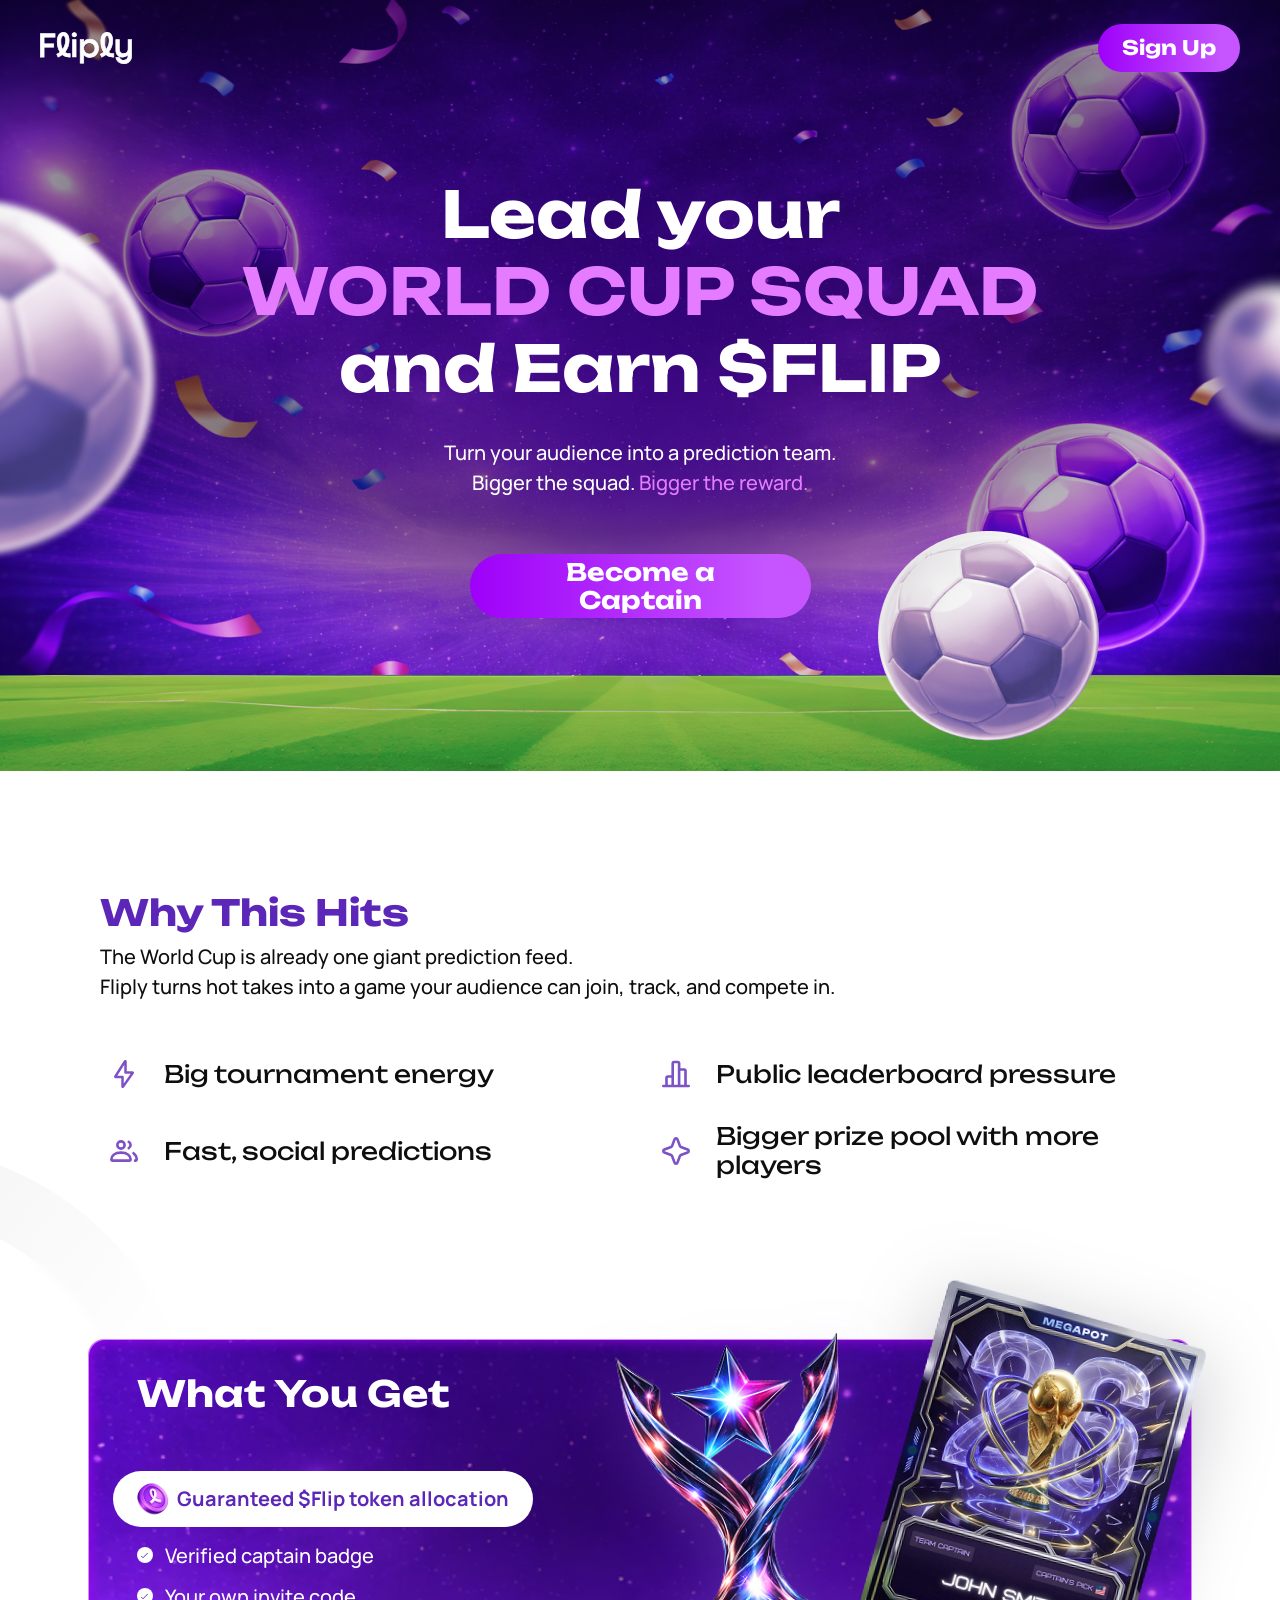
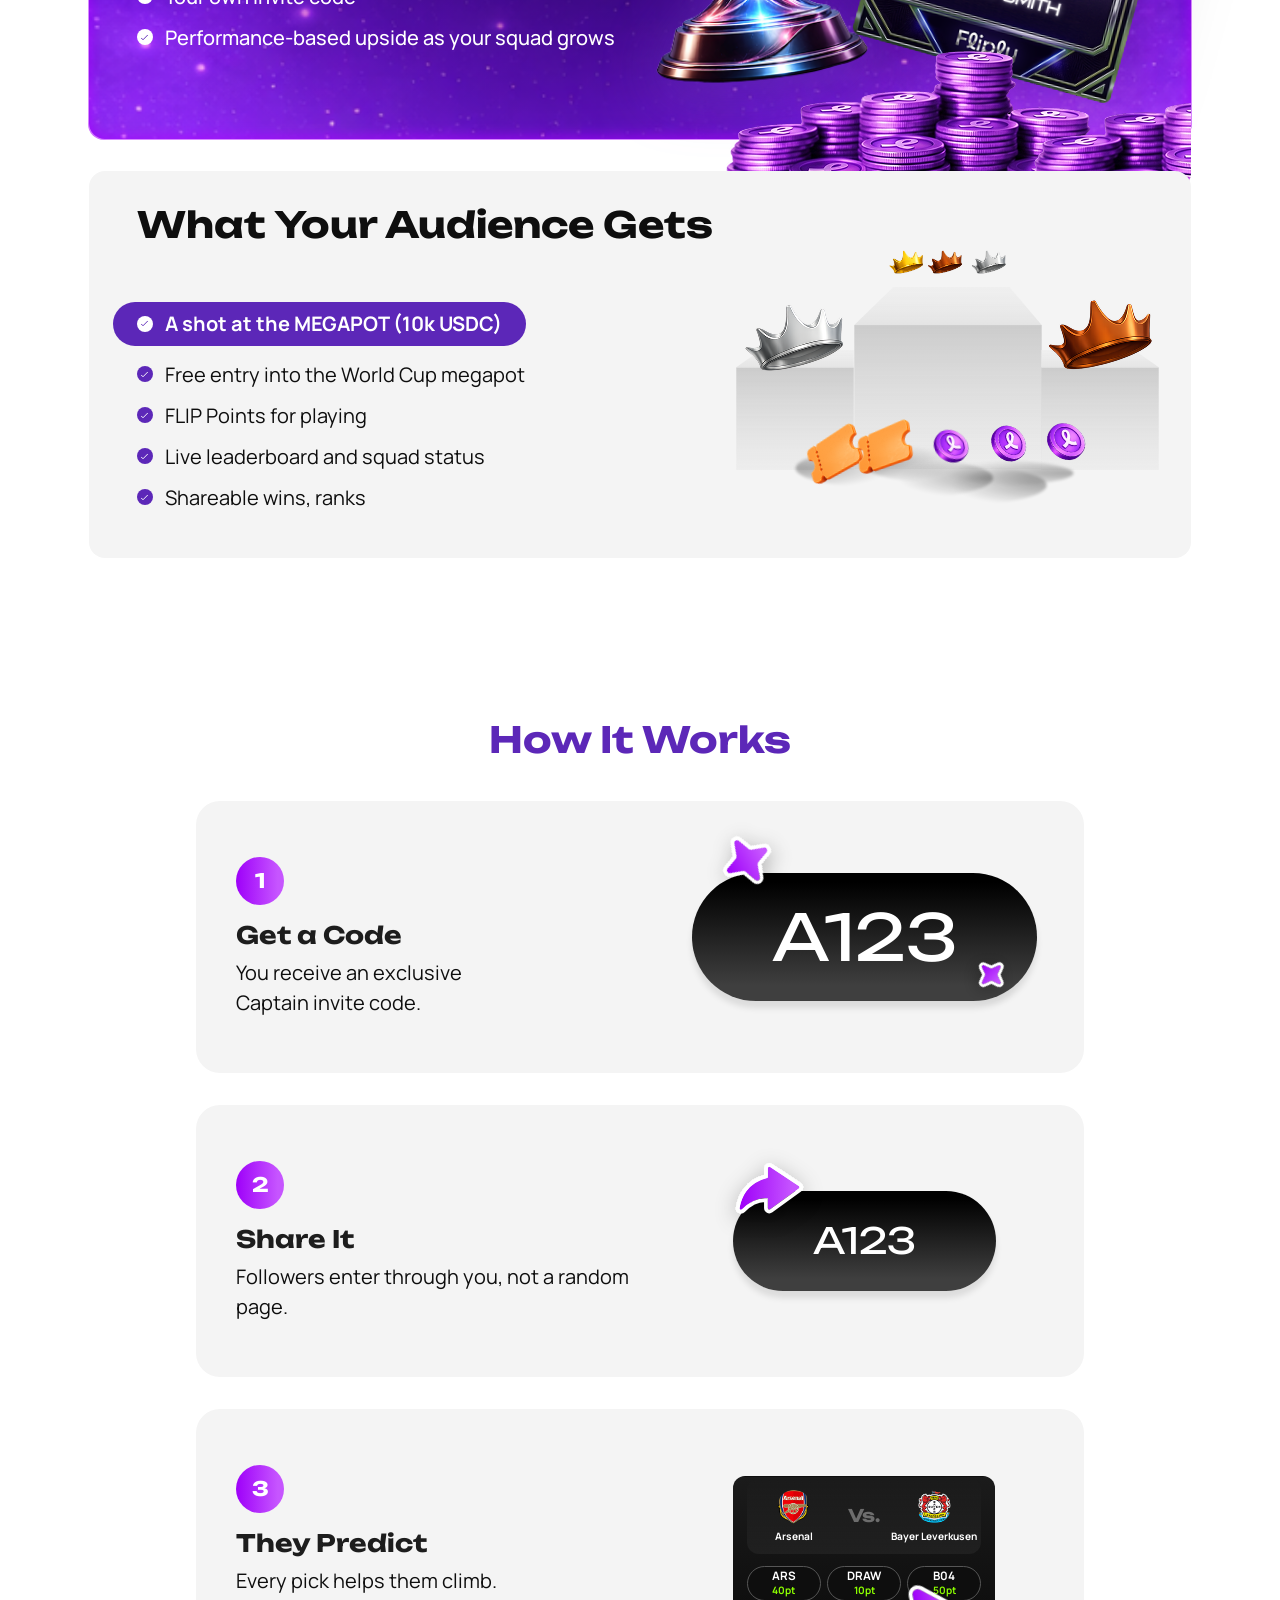
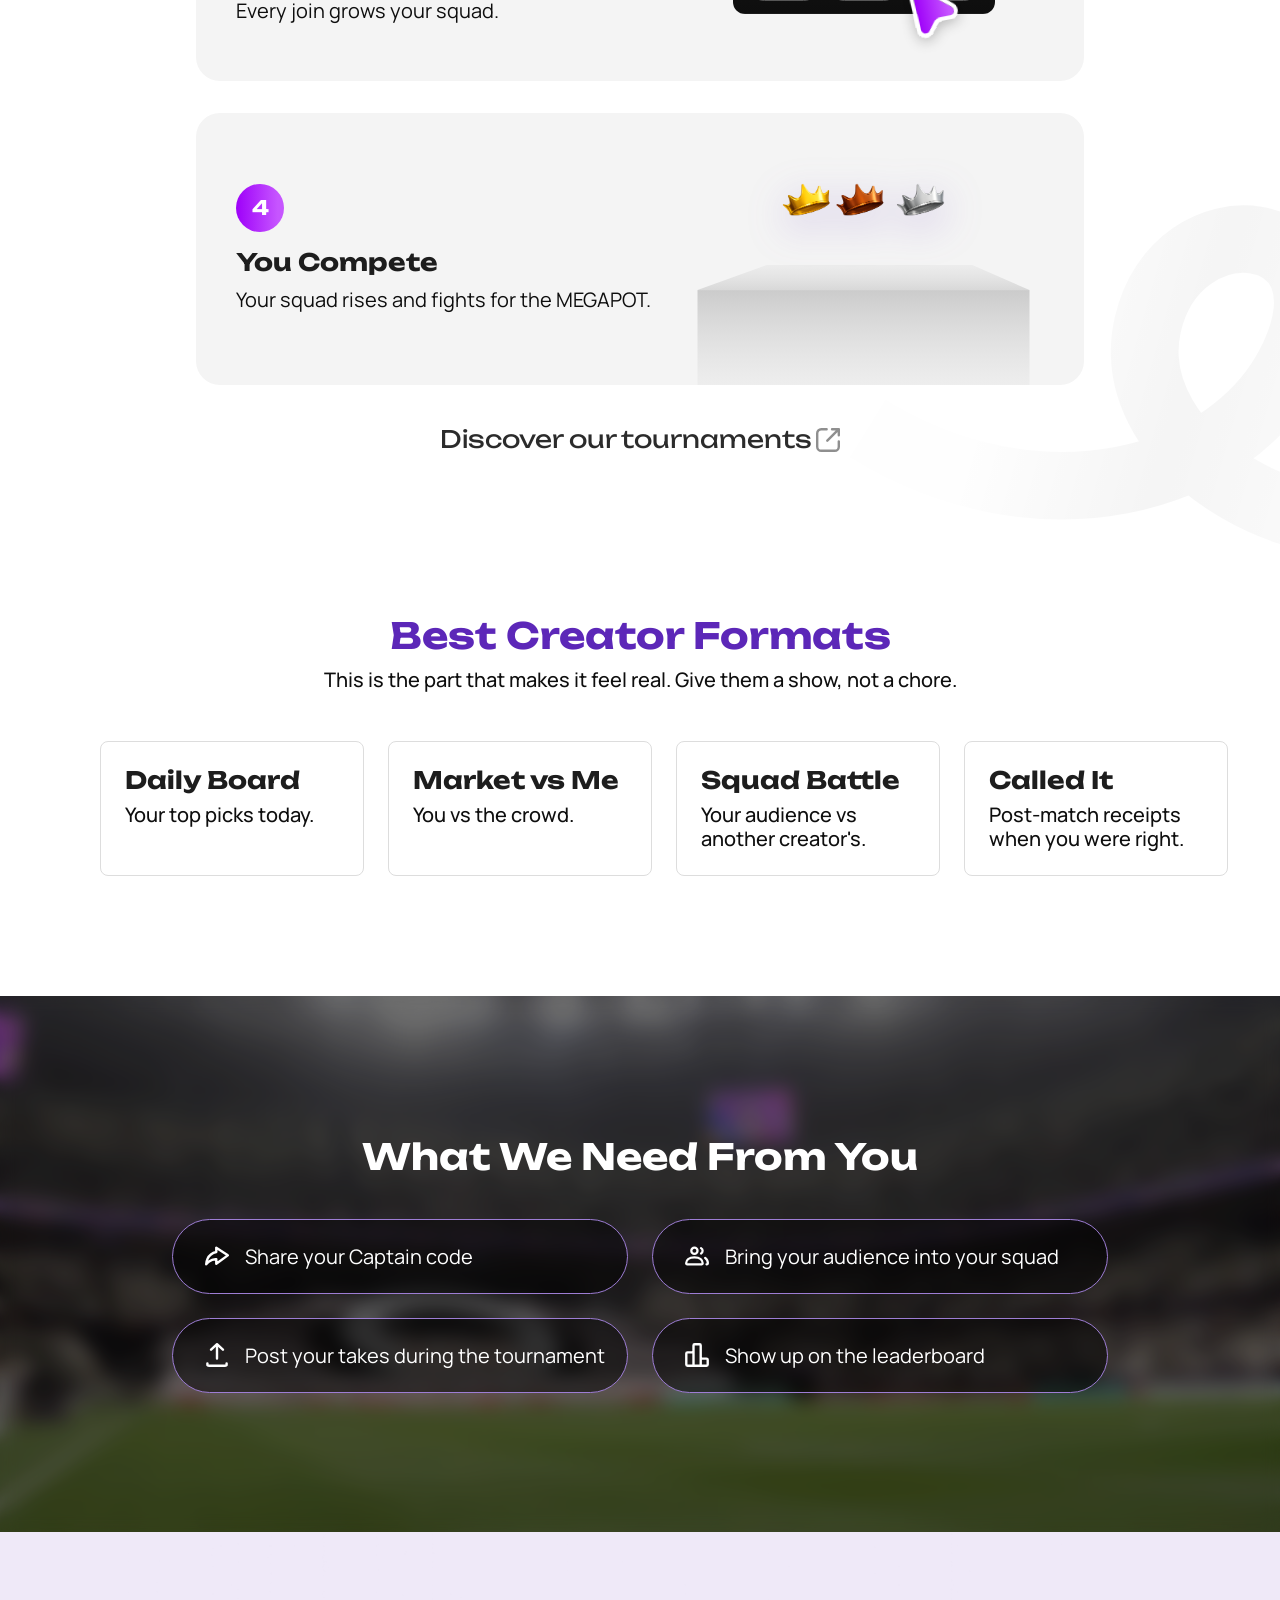
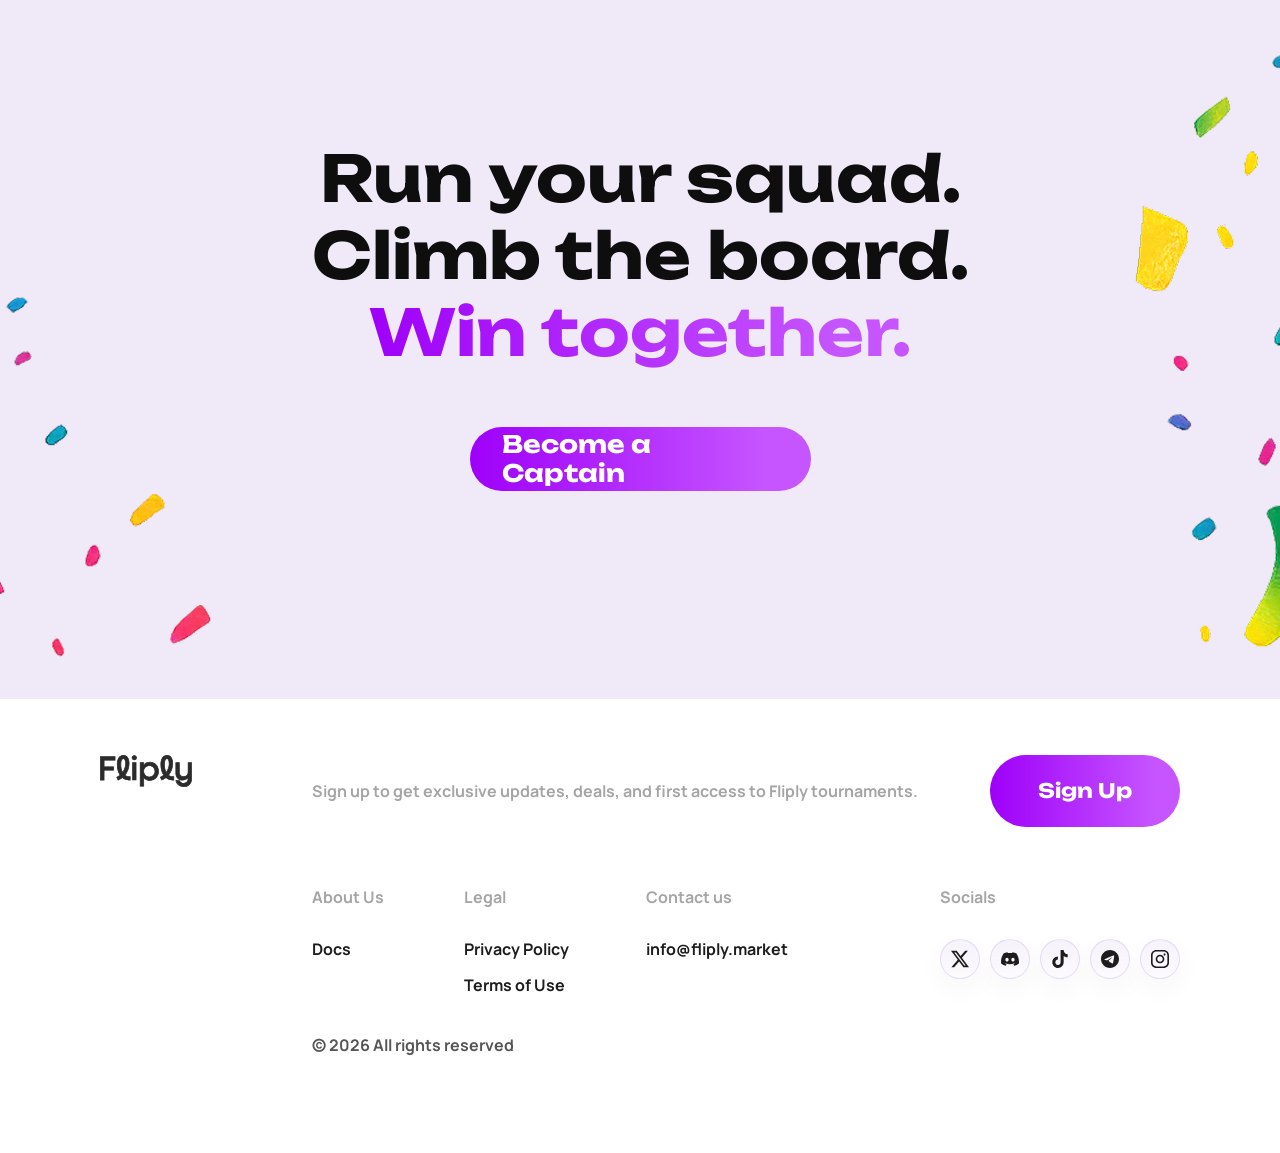
<file: index.html>
<!DOCTYPE html>
<html lang="en">

<head>
  <meta charset="UTF-8">
  <meta name="viewport" content="width=device-width, initial-scale=1.0">
  <title>Fliply - Lead Your World Cup Squad & Earn $FLIP</title>
  <meta name="description"
    content="Turn your audience into a prediction team. Bigger the squad. Bigger the reward. Join the Fliply World Cup prediction market.">
  <link rel="preconnect" href="https://fonts.googleapis.com">
  <link rel="preconnect" href="https://fonts.gstatic.com" crossorigin>
  <link
    href="https://fonts.googleapis.com/css2?family=Unbounded:wght@400;700&family=Manrope:wght@400;500;700&display=swap"
    rel="stylesheet">
  <link rel="stylesheet" href="styles.css?v=20260526a">
</head>

<body>
  <div class="page-wrapper">

    <!-- Decorative Flip Icons -->
    <div class="flip-deco flip-deco-left">
      <img src="assets/decorations/flip-icon-deco.svg" alt="" aria-hidden="true">
    </div>
    <div class="flip-deco flip-deco-right">
      <img src="assets/decorations/flip-icon-deco-2.svg" alt="" aria-hidden="true">
    </div>

    <!-- ===== Header ===== -->
    <header class="header" id="header">
      <a href="#" class="logo">
        <img src="assets/logo/logo-white.svg" alt="Fliply" width="92" height="32">
      </a>
      <a href="signup.html" class="header-btn">
        <span>Sign Up</span>
      </a>
    </header>

    <!-- ===== Hero ===== -->
    <section class="hero" id="hero">
      <div class="hero-bg">
        <img src="assets/backgrounds/hero-bg.png" alt="" aria-hidden="true" class="hero-bg-img">
        <div class="hero-bg-overlay"></div>
        <img src="assets/backgrounds/hero-grass-strip.png" alt="" aria-hidden="true" class="hero-grass-strip">
      </div>
      <img src="assets/decorations/football-3d-right.png" alt="" aria-hidden="true"
        class="hero-football hero-football-left-blur">
      <img src="assets/decorations/football-blur-small.png" alt="" aria-hidden="true"
        class="hero-football hero-football-right-blur">
      <img src="assets/decorations/football-3d-left.png" alt="" aria-hidden="true"
        class="hero-football hero-football-botright">
      <div class="hero-content">
        <div class="hero-title-group">
          <h1 class="hero-title">
            Lead your<br>
            <span class="highlight">WORLD CUP SQUAD</span><br>
            and Earn $FLIP
          </h1>
          <div class="hero-subtitle">
            <p>Turn your audience into a prediction team.</p>
            <p>Bigger the squad. <span class="highlight-pink">Bigger the reward.</span></p>
          </div>
        </div>
        <a href="signup.html" class="btn-primary btn-hero">
          <span>Become a Captain</span>
        </a>
      </div>
    </section>

    <!-- ===== Why This Hits ===== -->
    <section class="why-section" id="why">
      <div class="container">
        <div class="section-header">
          <h2 class="section-title">Why This Hits</h2>
          <div class="section-subtitle">
            <p>The World Cup is already one giant prediction feed.</p>
            <p>Fliply turns hot takes into a game your audience can join, track, and compete in.</p>
          </div>
        </div>
        <div class="why-grid">
          <div class="why-row">
            <div class="why-item">
              <div class="why-icon">
                <svg width="28" height="28" viewBox="0 0 31.9372 44.906" fill="none" xmlns="http://www.w3.org/2000/svg"
                  aria-hidden="true">
                  <path
                    d="M2.08223 26.419L17.4714 2.23605C17.7399 1.81403 18.3932 2.00426 18.3932 2.50449V19.8875C18.3932 19.9427 18.438 19.9875 18.4932 19.9875H29.4329C29.8374 19.9875 30.0745 20.4428 29.8425 20.7742L14.5028 42.688C14.2225 43.0885 13.5932 42.8901 13.5932 42.4013V27.2875C13.5932 27.2322 13.5484 27.1875 13.4932 27.1875H2.50406C2.10951 27.1875 1.8704 26.7519 2.08223 26.419Z"
                    stroke="#7D52C6" stroke-width="4" />
                </svg>
              </div>
              <span class="why-item-text">Big tournament energy</span>
            </div>
            <div class="why-item">
              <div class="why-icon why-icon-rotated">
                <svg width="28" height="28" viewBox="0 0 40.352 42.4" fill="none" xmlns="http://www.w3.org/2000/svg"
                  aria-hidden="true">
                  <path
                    d="M2 25.9096H24.756M2 25.9096L24.6392 25.9074C24.6784 25.9074 24.7173 25.9082 24.756 25.9096M2 25.9096L2 33.68C2 34.7404 3.07452 35.6 4.4 35.6H24.64C25.9655 35.6 27.04 34.7404 27.04 33.68V27.8274C27.04 26.7981 26.0276 25.9581 24.756 25.9096M2 25.9096L2 16.2164M24.756 25.9096H35.952C37.2775 25.9096 38.352 25.05 38.352 23.9896V18.1364C38.352 17.0761 37.2775 16.2164 35.952 16.2164M2 16.2164H35.952M2 16.2164L2 8.72C2 7.65961 3.07452 6.8 4.4 6.8L14 6.8C15.3255 6.8 16.4 7.65961 16.4 8.72V14.2964C16.4 15.3568 15.3255 16.2164 14 16.2164L35.952 16.2164M2 40.4V2"
                    stroke="#7D52C6" stroke-width="4" stroke-linecap="round" stroke-linejoin="round" />
                </svg>
              </div>
              <span class="why-item-text">Public leaderboard pressure</span>
            </div>
          </div>
          <div class="why-row">
            <div class="why-item">
              <div class="why-icon">
                <svg width="28" height="28" viewBox="0 0 42.4 33.2571" fill="none" xmlns="http://www.w3.org/2000/svg"
                  aria-hidden="true">
                  <path
                    d="M35.6 20C38.1347 21.8938 40.4 26.6619 40.4 29.5999C40.4 30.5152 39.7322 31.2571 38.9085 31.2571H38M28.4 12.2375C30.0397 11.289 31.1429 9.5162 31.1429 7.48571C31.1429 5.45523 30.0397 3.6824 28.4 2.73389M3.49154 31.2571H29.7656C30.5894 31.2571 31.2571 30.5152 31.2571 29.5999C31.2571 23.8467 26.4506 19.1828 16.6286 19.1828C6.80653 19.1828 2 23.8467 2 29.5999C2 30.5152 2.66779 31.2571 3.49154 31.2571ZM22.1143 7.48571C22.1143 10.5154 19.6582 12.9714 16.6286 12.9714C13.5989 12.9714 11.1429 10.5154 11.1429 7.48571C11.1429 4.45604 13.5989 2 16.6286 2C19.6582 2 22.1143 4.45604 22.1143 7.48571Z"
                    stroke="#7D52C6" stroke-width="4" stroke-linecap="round" />
                </svg>
              </div>
              <span class="why-item-text">Fast, social predictions</span>
            </div>
            <div class="why-item">
              <div class="why-icon">
                <svg width="28" height="28" viewBox="0 0 42.4 42.4" fill="none" xmlns="http://www.w3.org/2000/svg"
                  aria-hidden="true">
                  <path
                    d="M18.982 3.54425C19.7439 1.48525 22.6561 1.48525 23.418 3.54425L27.2102 13.7925C27.4497 14.4399 27.9601 14.9503 28.6075 15.1898L38.8558 18.982C40.9147 19.7439 40.9148 22.6561 38.8558 23.418L28.6075 27.2102C27.9601 27.4497 27.4497 27.9601 27.2102 28.6075L23.418 38.8558C22.6561 40.9147 19.7439 40.9148 18.982 38.8558L15.1898 28.6075C14.9503 27.9601 14.4399 27.4497 13.7925 27.2102L3.54425 23.418C1.48525 22.6561 1.48525 19.7439 3.54425 18.982L13.7925 15.1898C14.4399 14.9503 14.9503 14.4399 15.1898 13.7925L18.982 3.54425Z"
                    stroke="#7D52C6" stroke-width="4" stroke-linejoin="round" />
                </svg>
              </div>
              <span class="why-item-text">Bigger prize pool with more players</span>
            </div>
          </div>
        </div>
      </div>
    </section>

    <!-- ===== What You Get / Audience Gets ===== -->
    <section class="whatyouget-section" id="whatyouget">
      <div class="container">
        <!-- You Get Card wrapper -->
        <div class="card-wrapper">
          <div class="you-get-card">
            <div class="you-get-bg">
              <img src="assets/backgrounds/hero-bg.png" alt="" aria-hidden="true">
              <div class="you-get-bg-overlay"></div>
            </div>
            <div class="you-get-header">
              <h2>What You Get</h2>
            </div>
            <div class="you-get-body">
              <div class="token-pill">
                <div class="coin-icon">
                  <img src="assets/decorations/coin-3d.png" alt="">
                </div>
                <span>Guaranteed $Flip token allocation</span>
              </div>
              <div class="check-item check-item-dark">
                <div class="check-circle check-circle-white">
                  <img src="assets/icons/check-white.svg" alt="">
                </div>
                <span>Verified captain badge</span>
              </div>
              <div class="check-item check-item-dark">
                <div class="check-circle check-circle-white">
                  <img src="assets/icons/check-white.svg" alt="">
                </div>
                <span>Your own invite code</span>
              </div>
              <div class="check-item check-item-dark">
                <div class="check-circle check-circle-white">
                  <img src="assets/icons/check-white.svg" alt="">
                </div>
                <span>Performance-based upside as your squad grows</span>
              </div>
            </div>
            <div class="you-get-glow"></div>
          </div>
          <div class="you-get-images">
            <div class="you-get-star">
              <img src="assets/decorations/step4-trophy.png" alt="" aria-hidden="true">
            </div>
            <div class="you-get-megapot">
              <img src="assets/images/megapot-card.png" alt="" aria-hidden="true">
            </div>
            <div class="you-get-coins">
              <img src="assets/decorations/treasure-coins.png" alt="" aria-hidden="true">
            </div>
          </div>
        </div>

        <!-- Audience Gets Card wrapper -->
        <div class="card-wrapper">
          <div class="audience-card">
            <div class="audience-header">
              <h2>What Your Audience Gets</h2>
            </div>
            <div class="audience-body">
              <div class="megapot-pill">
                <div class="check-circle check-circle-white">
                  <img src="assets/icons/check-white.svg" alt="">
                </div>
                <span>A shot at the MEGAPOT (10k USDC)</span>
              </div>
              <div class="check-item check-item-light">
                <div class="check-circle check-circle-purple">
                  <img src="assets/icons/check-purple.svg" alt="">
                </div>
                <span>Free entry into the World Cup megapot</span>
              </div>
              <div class="check-item check-item-light">
                <div class="check-circle check-circle-purple">
                  <img src="assets/icons/check-purple.svg" alt="">
                </div>
                <span>FLIP Points for playing</span>
              </div>
              <div class="check-item check-item-light">
                <div class="check-circle check-circle-purple">
                  <img src="assets/icons/check-purple.svg" alt="">
                </div>
                <span>Live leaderboard and squad status</span>
              </div>
              <div class="check-item check-item-light">
                <div class="check-circle check-circle-purple">
                  <img src="assets/icons/check-purple.svg" alt="">
                </div>
                <span>Shareable wins, ranks</span>
              </div>
            </div>
          </div>
          <div class="audience-decoration">
            <div class="treasure-chest">
              <img src="assets/decorations/podium-center.svg" alt="" class="podium-center" width="188" height="183">
              <img src="assets/decorations/podium-left.svg" alt="" class="podium-left" width="118" height="121">
              <img src="assets/decorations/podium-right.svg" alt="" class="podium-right" width="118" height="121">
              <img src="assets/decorations/shadow.svg" alt="" class="podium-shadow" width="311" height="67">
              <img src="assets/decorations/coin-3d.png" alt="" class="treasure-coin treasure-coin-1">
              <img src="assets/decorations/coin-3d.png" alt="" class="treasure-coin treasure-coin-2">
              <img src="assets/decorations/coin-3d.png" alt="" class="treasure-coin treasure-coin-3">
              <img src="assets/decorations/crown-silver.png" alt="" class="treasure-crown-side treasure-crown-left">
              <img src="assets/decorations/crown-trophy.png" alt="" class="treasure-crown">
              <img src="assets/decorations/crown-bronze.png" alt="" class="treasure-crown-side treasure-crown-right">
              <img src="assets/decorations/voucher-icon.png" alt="" class="treasure-voucher treasure-voucher-1">
              <img src="assets/decorations/voucher-icon.png" alt="" class="treasure-voucher treasure-voucher-2">
            </div>
          </div>
        </div>
      </div>
    </section>

    <!-- ===== How It Works ===== -->
    <section class="howitworks-section" id="howitworks">
      <div class="container">
        <h2 class="howitworks-title">How It Works</h2>
        <div class="howitworks-steps">
          <!-- Step 1 -->
          <div class="step-card">
            <div class="step-content">
              <div class="step-number">1</div>
              <div class="step-text">
                <h3>Get a Code</h3>
                <p>You receive an exclusive<br>Captain invite code.</p>
              </div>
            </div>
            <div class="step-illustration">
              <div class="code-display">
                <span class="code-text">A123</span>
              </div>
              <div class="sparkle sparkle-top-left">
                <img src="assets/icons/sparkle-1.svg" alt="">
              </div>
              <div class="sparkle sparkle-bottom-right">
                <img src="assets/icons/sparkle-2.svg" alt="">
              </div>
            </div>
          </div>

          <!-- Step 2 -->
          <div class="step-card">
            <div class="step-content">
              <div class="step-number">2</div>
              <div class="step-text">
                <h3>Share It</h3>
                <p>Followers enter through you, not a random page.</p>
              </div>
            </div>
            <div class="step-illustration">
              <div class="share-display">
                <span class="code-text">A123</span>
              </div>
              <div class="share-icon-float">
                <img src="assets/decorations/share-icon.svg" alt="">
              </div>
            </div>
          </div>

          <!-- Step 3 -->
          <div class="step-card">
            <div class="step-content">
              <div class="step-number">3</div>
              <div class="step-text">
                <h3>They Predict</h3>
                <p>Every pick helps them climb.<br>Every join grows your squad.</p>
              </div>
            </div>
            <div class="step-illustration">
              <div class="prediction-card">
                <div class="prediction-teams">
                  <div class="prediction-teams-inner">
                    <div class="team-col">
                      <div class="team-logo">
                        <img src="assets/images/team-arsenal.png" alt="Arsenal">
                      </div>
                      <span class="team-name">Arsenal</span>
                    </div>
                    <div class="vs-text">Vs.</div>
                    <div class="team-col">
                      <div class="team-logo">
                        <img src="assets/images/team-leverkusen.png" alt="Bayer Leverkusen">
                      </div>
                      <span class="team-name">Bayer Leverkusen</span>
                    </div>
                  </div>
                </div>
                <div class="prediction-buttons">
                  <div class="pred-btn">
                    <span class="pred-btn-label">ARS</span>
                    <span class="pred-btn-pts">40pt</span>
                  </div>
                  <div class="pred-btn">
                    <span class="pred-btn-label">DRAW</span>
                    <span class="pred-btn-pts">10pt</span>
                  </div>
                  <div class="pred-btn">
                    <span class="pred-btn-label">B04</span>
                    <span class="pred-btn-pts">50pt</span>
                  </div>
                </div>
              </div>
              <div class="cursor-deco">
                <img src="assets/decorations/cursor.svg" alt="">
              </div>
            </div>
          </div>

          <!-- Step 4 -->
          <div class="step-card">
            <div class="step-content">
              <div class="step-number">4</div>
              <div class="step-text">
                <h3>You Compete</h3>
                <p>Your squad rises and fights for the MEGAPOT.</p>
              </div>
            </div>
            <div class="step-illustration step-illustration-4">
              <div class="trophy-display">
                <img src="assets/decorations/step4-pedestal.svg" alt="" class="trophy-pedestal">
                <div class="trophy-crown">
                  <img src="assets/decorations/crown-trophy.png" alt="">
                </div>
              </div>
            </div>
          </div>
        </div>

        <!-- Discover link -->
        <a href="#" class="discover-link">
          <span>Discover our tournaments</span>
          <img src="assets/icons/link-external.svg" alt="" class="discover-icon">
        </a>
      </div>
    </section>

    <!-- ===== Best Creator Formats ===== -->
    <section class="formats-section" id="formats">
      <div class="container">
        <div class="formats-header">
          <h2>Best Creator Formats</h2>
          <p>This is the part that makes it feel real. Give them a show, not a chore.</p>
        </div>
        <div class="formats-grid">
          <div class="format-card">
            <h3>Daily Board</h3>
            <p>Your top picks today.</p>
          </div>
          <div class="format-card">
            <h3>Market vs Me</h3>
            <p>You vs the crowd.</p>
          </div>
          <div class="format-card">
            <h3>Squad Battle</h3>
            <p>Your audience vs another creator's.</p>
          </div>
          <div class="format-card">
            <h3>Called It</h3>
            <p>Post-match receipts when you were right.</p>
          </div>
        </div>
      </div>
    </section>

    <!-- ===== What We Need From You ===== -->
    <section class="need-section" id="need">
      <div class="need-bg">
        <img src="assets/backgrounds/what-we-need-bg.png?v=2" alt="" aria-hidden="true">
      </div>
      <div class="need-overlay"></div>
      <div class="container">
        <h2>What We Need From You</h2>
        <div class="need-grid">
          <div class="need-item">
            <img src="assets/icons/share-need.svg" alt="" class="need-icon" width="24" height="24">
            <span>Share your Captain code</span>
          </div>
          <div class="need-item">
            <img src="assets/icons/users-need.svg" alt="" class="need-icon" width="24" height="24">
            <span>Bring your audience into your squad</span>
          </div>
          <div class="need-item">
            <img src="assets/icons/upload-need.svg" alt="" class="need-icon" width="24" height="24">
            <span>Post your takes during the tournament</span>
          </div>
          <div class="need-item">
            <img src="assets/icons/bar-chart-need.svg" alt="" class="need-icon" width="24" height="24">
            <span>Show up on the leaderboard</span>
          </div>
        </div>
      </div>
    </section>

    <!-- ===== CTA Bottom ===== -->
    <section class="cta-section" id="cta">
      <img src="assets/decorations/confetti-ribbons.png" alt="" aria-hidden="true" class="cta-confetti">
      <div class="cta-content">
        <h2>
          Run your squad.<br>
          Climb the board.<br>
          <span class="gradient-text">Win together.</span>
        </h2>
        <a href="signup.html" class="btn-primary btn-cta">
          <span>Become a Captain</span>
        </a>
      </div>
    </section>

    <!-- ===== Footer ===== -->
    <footer class="footer" id="signup">
      <div class="container">
        <div class="footer-logo">
          <img src="assets/logo/logo-dark.svg" alt="Fliply" width="92" height="32">
        </div>
        <div class="footer-right">
          <!-- Email Signup -->
          <div class="footer-signup">
            <p class="footer-signup-label">Sign up to get exclusive updates, deals, and first access to Fliply
              tournaments.</p>
            <div class="footer-email-row">
              <a href="signup.html" class="footer-signup-btn">
                <span>Sign Up</span>
              </a>
            </div>
          </div>
          <!-- Footer Bottom -->
          <div class="footer-bottom">
            <div class="footer-links">
              <div class="footer-col">
                <span class="footer-col-title">About Us</span>
                <div class="footer-col-links">
                  <a href="https://docs.fliply.market/docs/" target="_blank" rel="noopener">Docs</a>
                </div>
              </div>
              <div class="footer-col">
                <span class="footer-col-title">Legal</span>
                <div class="footer-col-links">
                  <a href="https://fliply.market/privacy" target="_blank" rel="noopener">Privacy Policy</a>
                  <a href="https://fliply.market/terms" target="_blank" rel="noopener">Terms of Use</a>
                </div>
              </div>
              <div class="footer-col">
                <span class="footer-col-title">Contact us</span>
                <div class="footer-col-links">
                  <a href="mailto:info@fliply.market">info@fliply.market</a>
                </div>
              </div>
              <div class="footer-col">
                <span class="footer-col-title">Socials</span>
                <div class="footer-socials">
                  <a href="https://x.com/fliplymarket" target="_blank" rel="noopener noreferrer" aria-label="X"><img
                      src="assets/icons/social-x.svg" alt="" aria-hidden="true"></a>
                  <a href="https://discord.gg/xJJ6RStHSm" target="_blank" rel="noopener noreferrer"
                    aria-label="Discord"><img src="assets/icons/social-discord.svg" alt="" aria-hidden="true"></a>
                  <a href="https://www.tiktok.com/@fliplymarket" target="_blank" rel="noopener noreferrer"
                    aria-label="TikTok"><img src="assets/icons/social-tiktok.svg" alt="" aria-hidden="true"></a>
                  <a href="https://t.me/fliplymarket" target="_blank" rel="noopener noreferrer"
                    aria-label="Telegram"><img src="assets/icons/social-telegram.svg" alt="" aria-hidden="true"></a>
                  <a href="https://www.instagram.com/fliplymarket" target="_blank" rel="noopener noreferrer"
                    aria-label="Instagram"><img src="assets/icons/social-instagram.svg" alt="" aria-hidden="true"></a>
                </div>
              </div>
            </div>
            <p class="footer-copyright">&copy; 2026 All rights reserved</p>
          </div>
        </div>
      </div>
    </footer>

  </div><!-- /.page-wrapper -->

  <!-- Scroll header background script -->
  <script>
    const header = document.getElementById('header');
    window.addEventListener('scroll', () => {
      header.classList.toggle('scrolled', window.scrollY > 50);
    });
  </script>
</body>

</html>
</file>
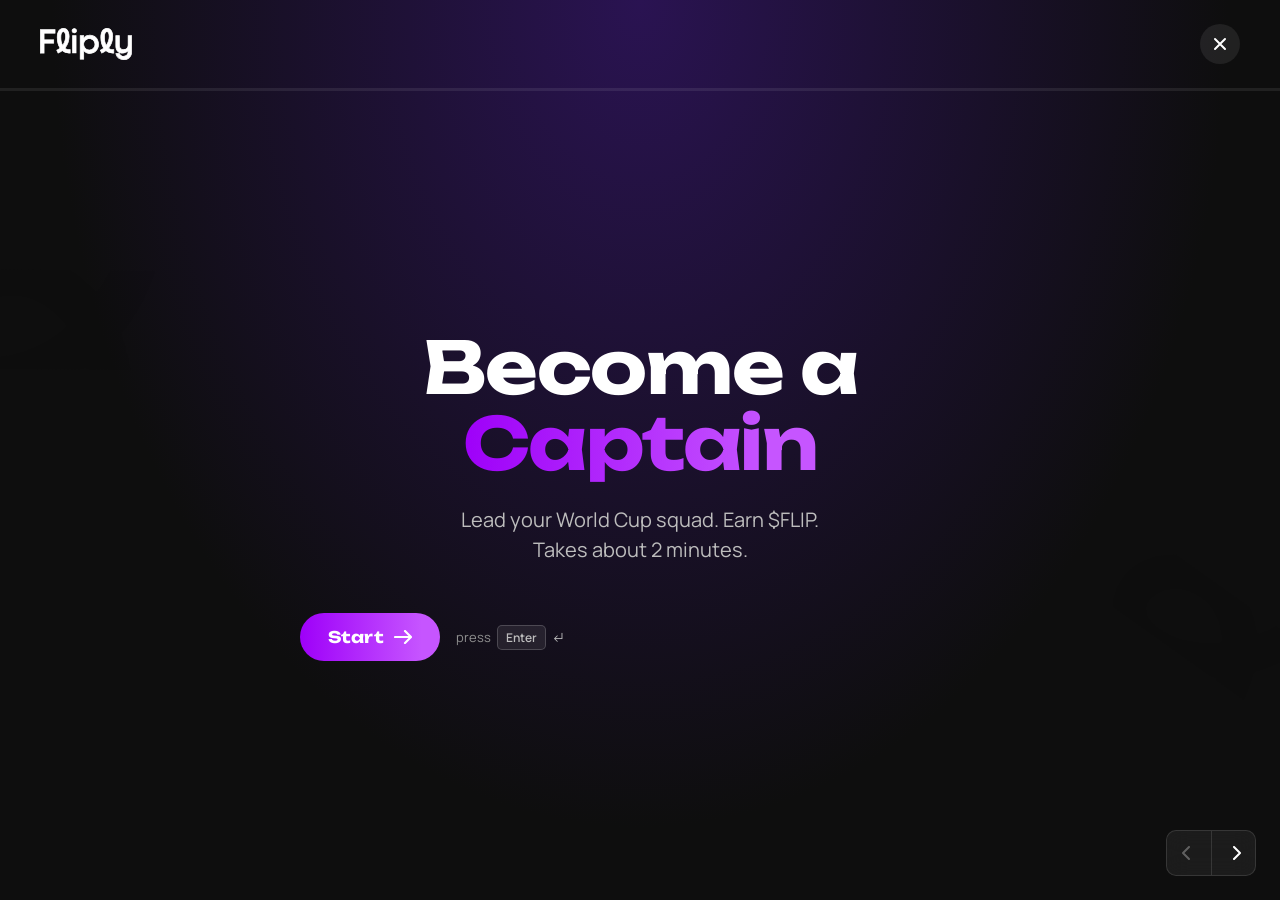
<file: signup.html>
<!DOCTYPE html>
<html lang="en">

<head>
  <meta charset="UTF-8">
  <meta name="viewport" content="width=device-width, initial-scale=1.0">
  <title>Become a Captain - Fliply</title>
  <meta name="description" content="Join Fliply as a Captain. Lead your World Cup squad and earn $FLIP.">
  <link rel="preconnect" href="https://fonts.googleapis.com">
  <link rel="preconnect" href="https://fonts.gstatic.com" crossorigin>
  <link
    href="https://fonts.googleapis.com/css2?family=Unbounded:wght@400;700&family=Manrope:wght@400;500;600;700&display=swap"
    rel="stylesheet">
  <link rel="stylesheet" href="signup.css?v=20260508b">
</head>

<body>
  <div class="signup-app">

    <!-- Decorative flip icons -->
    <div class="bg-deco bg-deco-left" aria-hidden="true">
      <img src="assets/decorations/flip-icon-deco.svg" alt="">
    </div>
    <div class="bg-deco bg-deco-right" aria-hidden="true">
      <img src="assets/decorations/flip-icon-deco-2.svg" alt="">
    </div>

    <!-- Header -->
    <header class="signup-header">
      <a href="index.html" class="signup-logo" aria-label="Back to Fliply home">
        <img src="assets/logo/logo-white.svg" alt="Fliply" width="92" height="32">
      </a>
      <a href="index.html" class="signup-exit" aria-label="Exit form">
        <svg width="20" height="20" viewBox="0 0 20 20" fill="none" aria-hidden="true">
          <path d="M5 5L15 15M15 5L5 15" stroke="currentColor" stroke-width="2" stroke-linecap="round" />
        </svg>
      </a>
    </header>

    <!-- Progress bar -->
    <div class="progress-bar" role="progressbar" aria-label="Form progress" aria-valuemin="0" aria-valuemax="100">
      <div class="progress-fill" id="progressFill"></div>
    </div>

    <!-- Slides container -->
    <main class="slides" id="slides">

      <!-- Welcome -->
      <section class="slide slide-welcome is-active" data-key="welcome" data-type="welcome">
        <div class="slide-inner">
          <h1 class="welcome-title">Become a <span class="gradient-text">Captain</span></h1>
          <p class="welcome-sub">Lead your World Cup squad. Earn $FLIP.<br>Takes about 2 minutes.</p>
          <div class="slide-footer">
            <button type="button" class="btn-next" data-action="start">
              <span>Start</span>
              <svg width="18" height="14" viewBox="0 0 18 14" fill="none" aria-hidden="true">
                <path d="M1 7H17M17 7L11 1M17 7L11 13" stroke="currentColor" stroke-width="2.2" stroke-linecap="round"
                  stroke-linejoin="round" />
              </svg>
            </button>
            <span class="enter-hint">press <kbd>Enter</kbd> <span class="enter-hint-icon">↵</span></span>
          </div>
        </div>
      </section>

      <!-- 1. Full Name -->
      <section class="slide" data-key="fullName" data-type="text" data-required="true">
        <div class="slide-inner">
          <div class="q-num"><span>1</span><svg width="10" height="10" viewBox="0 0 10 10" fill="none"
              aria-hidden="true">
              <path d="M1 5H9M9 5L5 1M9 5L5 9" stroke="currentColor" stroke-width="1.5" stroke-linecap="round"
                stroke-linejoin="round" />
            </svg></div>
          <label class="q-title" for="q-fullName">What's your full name? <span class="q-required">*</span></label>
          <input type="text" id="q-fullName" class="q-input" placeholder="Type your answer here..." autocomplete="name">
          <div class="q-error" aria-live="polite"></div>
          <div class="slide-footer">
            <button type="button" class="btn-next" data-action="next">
              <span>OK</span>
              <svg width="16" height="12" viewBox="0 0 16 12" fill="none" aria-hidden="true">
                <path d="M1 6H15M15 6L10 1M15 6L10 11" stroke="currentColor" stroke-width="2" stroke-linecap="round"
                  stroke-linejoin="round" />
              </svg>
            </button>
            <span class="enter-hint">press <kbd>Enter</kbd> <span class="enter-hint-icon">↵</span></span>
          </div>
        </div>
      </section>

      <!-- 2. Email -->
      <section class="slide" data-key="email" data-type="email" data-required="true">
        <div class="slide-inner">
          <div class="q-num"><span>2</span><svg width="10" height="10" viewBox="0 0 10 10" fill="none"
              aria-hidden="true">
              <path d="M1 5H9M9 5L5 1M9 5L5 9" stroke="currentColor" stroke-width="1.5" stroke-linecap="round"
                stroke-linejoin="round" />
            </svg></div>
          <label class="q-title" for="q-email">What's your email address? <span class="q-required">*</span></label>
          <p class="q-desc">We'll use this to get in touch with you.</p>
          <input type="email" id="q-email" class="q-input" placeholder="name@example.com" autocomplete="email"
            inputmode="email">
          <div class="q-error" aria-live="polite"></div>
          <div class="slide-footer">
            <button type="button" class="btn-next" data-action="next">
              <span>OK</span>
              <svg width="16" height="12" viewBox="0 0 16 12" fill="none" aria-hidden="true">
                <path d="M1 6H15M15 6L10 1M15 6L10 11" stroke="currentColor" stroke-width="2" stroke-linecap="round"
                  stroke-linejoin="round" />
              </svg>
            </button>
            <span class="enter-hint">press <kbd>Enter</kbd> <span class="enter-hint-icon">↵</span></span>
          </div>
        </div>
      </section>

      <!-- 3. Country -->
      <section class="slide" data-key="country" data-type="single" data-required="true">
        <div class="slide-inner">
          <div class="q-num"><span>3</span><svg width="10" height="10" viewBox="0 0 10 10" fill="none"
              aria-hidden="true">
              <path d="M1 5H9M9 5L5 1M9 5L5 9" stroke="currentColor" stroke-width="1.5" stroke-linecap="round"
                stroke-linejoin="round" />
            </svg></div>
          <h2 class="q-title">Where are you based? <span class="q-required">*</span></h2>
          <p class="q-desc">Pick your country or region.</p>
          <div class="choice-list region-choice-list" role="radiogroup" aria-label="Country or region">
            <div class="region-group region-group-apac">
              <h3 class="region-title">Asia-Pacific</h3>
              <button type="button" class="choice choice-country" data-value="Thailand" role="radio"><span
                  class="choice-key">A</span><span class="country-flag" aria-hidden="true">🇹🇭</span><span
                  class="choice-label">Thailand</span><span class="choice-check"></span></button>
              <button type="button" class="choice choice-country" data-value="Singapore" role="radio"><span
                  class="choice-key">B</span><span class="country-flag" aria-hidden="true">🇸🇬</span><span
                  class="choice-label">Singapore</span><span class="choice-check"></span></button>
              <button type="button" class="choice choice-country" data-value="Philippines" role="radio"><span
                  class="choice-key">C</span><span class="country-flag" aria-hidden="true">🇵🇭</span><span
                  class="choice-label">Philippines</span><span class="choice-check"></span></button>
              <button type="button" class="choice choice-country" data-value="Indonesia" role="radio"><span
                  class="choice-key">D</span><span class="country-flag" aria-hidden="true">🇮🇩</span><span
                  class="choice-label">Indonesia</span><span class="choice-check"></span></button>
              <button type="button" class="choice choice-country" data-value="Malaysia" role="radio"><span
                  class="choice-key">E</span><span class="country-flag" aria-hidden="true">🇲🇾</span><span
                  class="choice-label">Malaysia</span><span class="choice-check"></span></button>
              <button type="button" class="choice choice-country" data-value="South Korea" role="radio"><span
                  class="choice-key">F</span><span class="country-flag" aria-hidden="true">🇰🇷</span><span
                  class="choice-label">South Korea</span><span class="choice-check"></span></button>
              <button type="button" class="choice choice-country" data-value="Japan" role="radio"><span
                  class="choice-key">G</span><span class="country-flag" aria-hidden="true">🇯🇵</span><span
                  class="choice-label">Japan</span><span class="choice-check"></span></button>
              <button type="button" class="choice choice-country" data-value="India" role="radio"><span
                  class="choice-key">H</span><span class="country-flag" aria-hidden="true">🇮🇳</span><span
                  class="choice-label">India</span><span class="choice-check"></span></button>
            </div>
            <div class="region-group region-group-americas">
              <h3 class="region-title">Americas</h3>
              <button type="button" class="choice choice-country" data-value="USA" role="radio"><span
                  class="choice-key">I</span><span class="country-flag" aria-hidden="true">🇺🇸</span><span
                  class="choice-label">USA</span><span class="choice-check"></span></button>
              <button type="button" class="choice choice-country" data-value="Brazil" role="radio"><span
                  class="choice-key">J</span><span class="country-flag" aria-hidden="true">🇧🇷</span><span
                  class="choice-label">Brazil</span><span class="choice-check"></span></button>
              <button type="button" class="choice choice-country" data-value="Canada" role="radio"><span
                  class="choice-key">K</span><span class="country-flag" aria-hidden="true">🇨🇦</span><span
                  class="choice-label">Canada</span><span class="choice-check"></span></button>
              <button type="button" class="choice choice-country" data-value="Argentina" role="radio"><span
                  class="choice-key">L</span><span class="country-flag" aria-hidden="true">🇦🇷</span><span
                  class="choice-label">Argentina</span><span class="choice-check"></span></button>
            </div>
            <div class="region-group region-group-emea">
              <h3 class="region-title">EMEA</h3>
              <button type="button" class="choice choice-country" data-value="UK" role="radio"><span
                  class="choice-key">M</span><span class="country-flag" aria-hidden="true">🇬🇧</span><span
                  class="choice-label">UK</span><span class="choice-check"></span></button>
              <button type="button" class="choice choice-country" data-value="Turkey" role="radio"><span
                  class="choice-key">N</span><span class="country-flag" aria-hidden="true">🇹🇷</span><span
                  class="choice-label">Turkey</span><span class="choice-check"></span></button>
              <button type="button" class="choice choice-country" data-value="UAE" role="radio"><span
                  class="choice-key">O</span><span class="country-flag" aria-hidden="true">🇦🇪</span><span
                  class="choice-label">UAE</span><span class="choice-check"></span></button>
              <button type="button" class="choice choice-country" data-value="Germany" role="radio"><span
                  class="choice-key">P</span><span class="country-flag" aria-hidden="true">🇩🇪</span><span
                  class="choice-label">Germany</span><span class="choice-check"></span></button>
              <button type="button" class="choice choice-country" data-value="France" role="radio"><span
                  class="choice-key">Q</span><span class="country-flag" aria-hidden="true">🇫🇷</span><span
                  class="choice-label">France</span><span class="choice-check"></span></button>
            </div>
            <div class="region-group region-group-others">
              <h3 class="region-title">Others</h3>
              <button type="button" class="choice choice-country" data-value="Nigeria" role="radio"><span
                  class="choice-key">R</span><span class="country-flag" aria-hidden="true">🇳🇬</span><span
                  class="choice-label">Nigeria</span><span class="choice-check"></span></button>
              <button type="button" class="choice choice-country" data-value="Australia" role="radio"><span
                  class="choice-key">S</span><span class="country-flag" aria-hidden="true">🇦🇺</span><span
                  class="choice-label">Australia</span><span class="choice-check"></span></button>
              <button type="button" class="choice choice-country" data-value="Other" data-other="true"
                role="radio"><span class="choice-key">T</span><span class="country-flag" aria-hidden="true">🌍</span><span
                  class="choice-label">Other</span><span class="choice-check"></span></button>
            </div>
          </div>
          <input type="text" class="q-input q-input-other q-input-country-other"
            placeholder="Please specify your country or region..." autocomplete="country-name" data-other-input hidden>
          <div class="q-error" aria-live="polite"></div>
          <div class="slide-footer">
            <button type="button" class="btn-next" data-action="next">
              <span>OK</span>
              <svg width="16" height="12" viewBox="0 0 16 12" fill="none" aria-hidden="true">
                <path d="M1 6H15M15 6L10 1M15 6L10 11" stroke="currentColor" stroke-width="2" stroke-linecap="round"
                  stroke-linejoin="round" />
              </svg>
            </button>
            <span class="enter-hint">press <kbd>Enter</kbd> <span class="enter-hint-icon">↵</span></span>
          </div>
        </div>
      </section>

      <!-- 4. Primary Platform -->
      <section class="slide" data-key="primaryPlatform" data-type="single" data-required="true">
        <div class="slide-inner">
          <div class="q-num"><span>4</span><svg width="10" height="10" viewBox="0 0 10 10" fill="none"
              aria-hidden="true">
              <path d="M1 5H9M9 5L5 1M9 5L5 9" stroke="currentColor" stroke-width="1.5" stroke-linecap="round"
                stroke-linejoin="round" />
            </svg></div>
          <h2 class="q-title">What's your primary platform? <span class="q-required">*</span></h2>
          <p class="q-desc">Pick one.</p>
          <div class="choice-list" role="radiogroup" aria-label="Primary platform">
            <button type="button" class="choice" data-value="TikTok" role="radio"><span class="choice-key">A</span><span
                class="choice-label">TikTok</span><span class="choice-check"></span></button>
            <button type="button" class="choice" data-value="Instagram (Reels/Feed)" role="radio"><span
                class="choice-key">B</span><span class="choice-label">Instagram (Reels / Feed)</span><span
                class="choice-check"></span></button>
            <button type="button" class="choice" data-value="YouTube (Shorts/Long Videos)" role="radio"><span
                class="choice-key">C</span><span class="choice-label">YouTube (Shorts / Long Videos)</span><span
                class="choice-check"></span></button>
            <button type="button" class="choice" data-value="Facebook" role="radio"><span
                class="choice-key">D</span><span class="choice-label">Facebook</span><span
                class="choice-check"></span></button>
            <button type="button" class="choice" data-value="X (Twitter)" role="radio"><span
                class="choice-key">E</span><span class="choice-label">X (formerly Twitter)</span><span
                class="choice-check"></span></button>
            <button type="button" class="choice" data-value="Other" data-other="true" role="radio"><span
                class="choice-key">F</span><span class="choice-label">Other</span><span
                class="choice-check"></span></button>
          </div>
          <input type="text" class="q-input q-input-other" placeholder="Please specify your platform..."
            data-other-input hidden>
          <div class="q-error" aria-live="polite"></div>
          <div class="slide-footer">
            <button type="button" class="btn-next" data-action="next">
              <span>OK</span>
              <svg width="16" height="12" viewBox="0 0 16 12" fill="none" aria-hidden="true">
                <path d="M1 6H15M15 6L10 1M15 6L10 11" stroke="currentColor" stroke-width="2" stroke-linecap="round"
                  stroke-linejoin="round" />
              </svg>
            </button>
            <span class="enter-hint">press <kbd>Enter</kbd> <span class="enter-hint-icon">↵</span></span>
          </div>
        </div>
      </section>

      <!-- 5. X URL -->
      <section class="slide" data-key="xUrl" data-type="text">
        <div class="slide-inner">
          <div class="q-num"><span>5</span><svg width="10" height="10" viewBox="0 0 10 10" fill="none"
              aria-hidden="true">
              <path d="M1 5H9M9 5L5 1M9 5L5 9" stroke="currentColor" stroke-width="1.5" stroke-linecap="round"
                stroke-linejoin="round" />
            </svg></div>
          <label class="q-title" for="q-xUrl">Your X (Twitter) profile URL</label>
          <p class="q-desc">Optional — skip if not applicable.</p>
          <input type="url" id="q-xUrl" class="q-input" placeholder="https://x.com/yourhandle" inputmode="url">
          <div class="q-error" aria-live="polite"></div>
          <div class="slide-footer">
            <button type="button" class="btn-next" data-action="next">
              <span>OK</span>
              <svg width="16" height="12" viewBox="0 0 16 12" fill="none" aria-hidden="true">
                <path d="M1 6H15M15 6L10 1M15 6L10 11" stroke="currentColor" stroke-width="2" stroke-linecap="round"
                  stroke-linejoin="round" />
              </svg>
            </button>
            <button type="button" class="btn-skip" data-action="skip">Skip</button>
            <span class="enter-hint">press <kbd>Enter</kbd> <span class="enter-hint-icon">↵</span></span>
          </div>
        </div>
      </section>

      <!-- 6. Instagram URL -->
      <section class="slide" data-key="igUrl" data-type="text">
        <div class="slide-inner">
          <div class="q-num"><span>6</span><svg width="10" height="10" viewBox="0 0 10 10" fill="none"
              aria-hidden="true">
              <path d="M1 5H9M9 5L5 1M9 5L5 9" stroke="currentColor" stroke-width="1.5" stroke-linecap="round"
                stroke-linejoin="round" />
            </svg></div>
          <label class="q-title" for="q-igUrl">Your Instagram profile URL</label>
          <p class="q-desc">Optional — skip if not applicable.</p>
          <input type="url" id="q-igUrl" class="q-input" placeholder="https://instagram.com/yourhandle" inputmode="url">
          <div class="q-error" aria-live="polite"></div>
          <div class="slide-footer">
            <button type="button" class="btn-next" data-action="next">
              <span>OK</span>
              <svg width="16" height="12" viewBox="0 0 16 12" fill="none" aria-hidden="true">
                <path d="M1 6H15M15 6L10 1M15 6L10 11" stroke="currentColor" stroke-width="2" stroke-linecap="round"
                  stroke-linejoin="round" />
              </svg>
            </button>
            <button type="button" class="btn-skip" data-action="skip">Skip</button>
            <span class="enter-hint">press <kbd>Enter</kbd> <span class="enter-hint-icon">↵</span></span>
          </div>
        </div>
      </section>

      <!-- 7. Follower count X -->
      <section class="slide" data-key="followersX" data-type="single">
        <div class="slide-inner">
          <div class="q-num"><span>7</span><svg width="10" height="10" viewBox="0 0 10 10" fill="none"
              aria-hidden="true">
              <path d="M1 5H9M9 5L5 1M9 5L5 9" stroke="currentColor" stroke-width="1.5" stroke-linecap="round"
                stroke-linejoin="round" />
            </svg></div>
          <h2 class="q-title">Follower count on X</h2>
          <p class="q-desc">Optional.</p>
          <div class="choice-list" role="radiogroup" aria-label="Follower count on X">
            <button type="button" class="choice" data-value="Under 5K" role="radio"><span
                class="choice-key">A</span><span class="choice-label">Under 5K</span><span
                class="choice-check"></span></button>
            <button type="button" class="choice" data-value="5K-20K" role="radio"><span class="choice-key">B</span><span
                class="choice-label">5K - 20K</span><span class="choice-check"></span></button>
            <button type="button" class="choice" data-value="20K-100K" role="radio"><span
                class="choice-key">C</span><span class="choice-label">20K - 100K</span><span
                class="choice-check"></span></button>
            <button type="button" class="choice" data-value="100K-500K" role="radio"><span
                class="choice-key">D</span><span class="choice-label">100K - 500K</span><span
                class="choice-check"></span></button>
            <button type="button" class="choice" data-value="500K+" role="radio"><span class="choice-key">E</span><span
                class="choice-label">500K+</span><span class="choice-check"></span></button>
          </div>
          <div class="q-error" aria-live="polite"></div>
          <div class="slide-footer">
            <button type="button" class="btn-next" data-action="next">
              <span>OK</span>
              <svg width="16" height="12" viewBox="0 0 16 12" fill="none" aria-hidden="true">
                <path d="M1 6H15M15 6L10 1M15 6L10 11" stroke="currentColor" stroke-width="2" stroke-linecap="round"
                  stroke-linejoin="round" />
              </svg>
            </button>
            <button type="button" class="btn-skip" data-action="skip">Skip</button>
          </div>
        </div>
      </section>

      <!-- 8. Follower count IG -->
      <section class="slide" data-key="followersIG" data-type="single">
        <div class="slide-inner">
          <div class="q-num"><span>8</span><svg width="10" height="10" viewBox="0 0 10 10" fill="none"
              aria-hidden="true">
              <path d="M1 5H9M9 5L5 1M9 5L5 9" stroke="currentColor" stroke-width="1.5" stroke-linecap="round"
                stroke-linejoin="round" />
            </svg></div>
          <h2 class="q-title">Follower count on Instagram</h2>
          <p class="q-desc">Optional.</p>
          <div class="choice-list" role="radiogroup" aria-label="Follower count on Instagram">
            <button type="button" class="choice" data-value="Under 5K" role="radio"><span
                class="choice-key">A</span><span class="choice-label">Under 5K</span><span
                class="choice-check"></span></button>
            <button type="button" class="choice" data-value="5K-20K" role="radio"><span class="choice-key">B</span><span
                class="choice-label">5K - 20K</span><span class="choice-check"></span></button>
            <button type="button" class="choice" data-value="20K-100K" role="radio"><span
                class="choice-key">C</span><span class="choice-label">20K - 100K</span><span
                class="choice-check"></span></button>
            <button type="button" class="choice" data-value="100K-500K" role="radio"><span
                class="choice-key">D</span><span class="choice-label">100K - 500K</span><span
                class="choice-check"></span></button>
            <button type="button" class="choice" data-value="500K+" role="radio"><span class="choice-key">E</span><span
                class="choice-label">500K+</span><span class="choice-check"></span></button>
          </div>
          <div class="q-error" aria-live="polite"></div>
          <div class="slide-footer">
            <button type="button" class="btn-next" data-action="next">
              <span>OK</span>
              <svg width="16" height="12" viewBox="0 0 16 12" fill="none" aria-hidden="true">
                <path d="M1 6H15M15 6L10 1M15 6L10 11" stroke="currentColor" stroke-width="2" stroke-linecap="round"
                  stroke-linejoin="round" />
              </svg>
            </button>
            <button type="button" class="btn-skip" data-action="skip">Skip</button>
          </div>
        </div>
      </section>

      <!-- 9. Niche -->
      <section class="slide" data-key="niche" data-type="multi">
        <div class="slide-inner">
          <div class="q-num"><span>9</span><svg width="10" height="10" viewBox="0 0 10 10" fill="none"
              aria-hidden="true">
              <path d="M1 5H9M9 5L5 1M9 5L5 9" stroke="currentColor" stroke-width="1.5" stroke-linecap="round"
                stroke-linejoin="round" />
            </svg></div>
          <h2 class="q-title">Your niche?</h2>
          <p class="q-desc">Select all that apply.</p>
          <div class="choice-list" role="group" aria-label="Your niche">
            <button type="button" class="choice" data-value="Crypto/Web3" role="checkbox"><span
                class="choice-key">A</span><span class="choice-label">Crypto / Web3</span><span
                class="choice-check"></span></button>
            <button type="button" class="choice" data-value="Football/Soccer" role="checkbox"><span
                class="choice-key">B</span><span class="choice-label">Football / Soccer</span><span
                class="choice-check"></span></button>
            <button type="button" class="choice" data-value="Sports betting/prediction" role="checkbox"><span
                class="choice-key">C</span><span class="choice-label">Sports betting / Prediction</span><span
                class="choice-check"></span></button>
            <button type="button" class="choice" data-value="Gaming/Esports" role="checkbox"><span
                class="choice-key">D</span><span class="choice-label">Gaming / Esports</span><span
                class="choice-check"></span></button>
            <button type="button" class="choice" data-value="Finance/Trading" role="checkbox"><span
                class="choice-key">E</span><span class="choice-label">Finance / Trading</span><span
                class="choice-check"></span></button>
            <button type="button" class="choice" data-value="General entertainment" role="checkbox"><span
                class="choice-key">F</span><span class="choice-label">General entertainment</span><span
                class="choice-check"></span></button>
            <button type="button" class="choice" data-value="Other" data-other="true" role="checkbox"><span
                class="choice-key">G</span><span class="choice-label">Other</span><span
                class="choice-check"></span></button>
          </div>
          <input type="text" class="q-input q-input-other" placeholder="Please specify your niche..." data-other-input
            hidden>
          <div class="q-error" aria-live="polite"></div>
          <div class="slide-footer">
            <button type="button" class="btn-next" data-action="next">
              <span>OK</span>
              <svg width="16" height="12" viewBox="0 0 16 12" fill="none" aria-hidden="true">
                <path d="M1 6H15M15 6L10 1M15 6L10 11" stroke="currentColor" stroke-width="2" stroke-linecap="round"
                  stroke-linejoin="round" />
              </svg>
            </button>
            <button type="button" class="btn-skip" data-action="skip">Skip</button>
          </div>
        </div>
      </section>

      <!-- 10. Content formats -->
      <section class="slide" data-key="contentFormats" data-type="multi">
        <div class="slide-inner">
          <div class="q-num"><span>10</span><svg width="10" height="10" viewBox="0 0 10 10" fill="none"
              aria-hidden="true">
              <path d="M1 5H9M9 5L5 1M9 5L5 9" stroke="currentColor" stroke-width="1.5" stroke-linecap="round"
                stroke-linejoin="round" />
            </svg></div>
          <h2 class="q-title">Content formats you plan to use?</h2>
          <p class="q-desc">Select all that apply.</p>
          <div class="choice-list" role="group" aria-label="Content formats">
            <button type="button" class="choice" data-value="Daily pick posts" role="checkbox"><span
                class="choice-key">A</span><span class="choice-label">Daily pick posts</span><span
                class="choice-check"></span></button>
            <button type="button" class="choice" data-value="Live commentary" role="checkbox"><span
                class="choice-key">B</span><span class="choice-label">Live commentary</span><span
                class="choice-check"></span></button>
            <button type="button" class="choice" data-value="Post-match reaction/receipts" role="checkbox"><span
                class="choice-key">C</span><span class="choice-label">Post-match reaction / receipts</span><span
                class="choice-check"></span></button>
            <button type="button" class="choice" data-value="Squad battle challenge" role="checkbox"><span
                class="choice-key">D</span><span class="choice-label">Squad battle challenge</span><span
                class="choice-check"></span></button>
            <button type="button" class="choice" data-value="Leaderboard updates" role="checkbox"><span
                class="choice-key">E</span><span class="choice-label">Leaderboard updates</span><span
                class="choice-check"></span></button>
            <button type="button" class="choice" data-value="Short-form video" role="checkbox"><span
                class="choice-key">F</span><span class="choice-label">Short-form video</span><span
                class="choice-check"></span></button>
          </div>
          <div class="q-error" aria-live="polite"></div>
          <div class="slide-footer">
            <button type="button" class="btn-next" data-action="next">
              <span>OK</span>
              <svg width="16" height="12" viewBox="0 0 16 12" fill="none" aria-hidden="true">
                <path d="M1 6H15M15 6L10 1M15 6L10 11" stroke="currentColor" stroke-width="2" stroke-linecap="round"
                  stroke-linejoin="round" />
              </svg>
            </button>
            <button type="button" class="btn-skip" data-action="skip">Skip</button>
          </div>
        </div>
      </section>

      <!-- 11. Squad size -->
      <section class="slide" data-key="squadSize" data-type="single" data-required="true">
        <div class="slide-inner">
          <div class="q-num"><span>11</span><svg width="10" height="10" viewBox="0 0 10 10" fill="none"
              aria-hidden="true">
              <path d="M1 5H9M9 5L5 1M9 5L5 9" stroke="currentColor" stroke-width="1.5" stroke-linecap="round"
                stroke-linejoin="round" />
            </svg></div>
          <h2 class="q-title">Estimated squad size you can bring in <span class="q-required">*</span></h2>
          <p class="q-desc">Be realistic — we use this to match rewards.</p>
          <div class="choice-list" role="radiogroup" aria-label="Estimated squad size">
            <button type="button" class="choice" data-value="Less than 50" role="radio"><span
                class="choice-key">A</span><span class="choice-label">Less than 50</span><span
                class="choice-check"></span></button>
            <button type="button" class="choice" data-value="50-200" role="radio"><span class="choice-key">B</span><span
                class="choice-label">50 - 200</span><span class="choice-check"></span></button>
            <button type="button" class="choice" data-value="200-1,000" role="radio"><span
                class="choice-key">C</span><span class="choice-label">200 - 1,000</span><span
                class="choice-check"></span></button>
            <button type="button" class="choice" data-value="1,000+" role="radio"><span class="choice-key">D</span><span
                class="choice-label">1,000+</span><span class="choice-check"></span></button>
          </div>
          <div class="q-error" aria-live="polite"></div>
          <div class="slide-footer">
            <button type="button" class="btn-next" data-action="submit">
              <span>Submit</span>
              <svg width="16" height="12" viewBox="0 0 16 12" fill="none" aria-hidden="true">
                <path d="M1 6H15M15 6L10 1M15 6L10 11" stroke="currentColor" stroke-width="2" stroke-linecap="round"
                  stroke-linejoin="round" />
              </svg>
            </button>
            <span class="enter-hint">press <kbd>Enter</kbd> <span class="enter-hint-icon">↵</span></span>
          </div>
        </div>
      </section>

      <!-- Submitting -->
      <section class="slide slide-loading" data-key="loading" data-type="loading">
        <div class="slide-inner slide-center">
          <div class="spinner" aria-hidden="true"></div>
          <p class="loading-text">Sending your application…</p>
        </div>
      </section>

      <!-- Thank you -->
      <section class="slide slide-thanks" data-key="thanks" data-type="thanks">
        <div class="slide-inner slide-center">
          <div class="thanks-icon" aria-hidden="true">
            <img src="assets/decorations/step4-trophy.png" alt="">
          </div>
          <h2 class="thanks-title">You're in, <span class="gradient-text" id="thanksName">Captain</span>!</h2>
          <p class="thanks-sub">We've got your application. Our team will review it and reach out to you soon.</p>
          <div class="slide-footer slide-footer-center">
            <a href="index.html" class="btn-next">
              <span>Back to home</span>
              <svg width="16" height="12" viewBox="0 0 16 12" fill="none" aria-hidden="true">
                <path d="M1 6H15M15 6L10 1M15 6L10 11" stroke="currentColor" stroke-width="2" stroke-linecap="round"
                  stroke-linejoin="round" />
              </svg>
            </a>
          </div>
        </div>
      </section>

      <!-- Error fallback -->
      <section class="slide slide-error" data-key="error" data-type="error">
        <div class="slide-inner slide-center">
          <h2 class="thanks-title">Something went wrong</h2>
          <p class="thanks-sub">We couldn't submit your application right now. Your answers are saved locally — please
            try again.</p>
          <div class="slide-footer slide-footer-center">
            <button type="button" class="btn-next" data-action="retry">
              <span>Try again</span>
              <svg width="16" height="12" viewBox="0 0 16 12" fill="none" aria-hidden="true">
                <path d="M1 6H15M15 6L10 1M15 6L10 11" stroke="currentColor" stroke-width="2" stroke-linecap="round"
                  stroke-linejoin="round" />
              </svg>
            </button>
          </div>
        </div>
      </section>

    </main>

    <!-- Nav buttons -->
    <div class="nav-controls" aria-label="Navigation">
      <button type="button" class="nav-btn" id="navPrev" aria-label="Previous question" disabled>
        <svg width="14" height="14" viewBox="0 0 14 14" fill="none" aria-hidden="true">
          <path d="M7 1L1 7L7 13" stroke="currentColor" stroke-width="2" stroke-linecap="round"
            stroke-linejoin="round" />
        </svg>
      </button>
      <button type="button" class="nav-btn" id="navNext" aria-label="Next question">
        <svg width="14" height="14" viewBox="0 0 14 14" fill="none" aria-hidden="true">
          <path d="M7 1L13 7L7 13" stroke="currentColor" stroke-width="2" stroke-linecap="round"
            stroke-linejoin="round" />
        </svg>
      </button>
    </div>

  </div>
  <script src="signup.js?v=20260508b" defer></script>
</body>

</html>
</file>
<file: styles.css>
/* ===== Design Tokens ===== */
:root {
  /* Colors - Grey */
  --white: #FFFFFF;
  --grey-50: #F4F4F4;
  --grey-100: #E9E9E9;
  --grey-150: #DDDDDD;
  --grey-400: #A5A5A5;
  --grey-500: #8F8F8F;
  --grey-700: #565656;
  --grey-850: #2B2B2B;
  --grey-900: #1D1D1D;
  --grey-950: #0E0E0E;

  /* Colors - Purple */
  --purple-50: #EFE9F8;
  --purple-300: #9D7DD4;
  --purple-400: #7D52C6;
  --purple-500: #5C27B8;

  /* Colors - Green */
  --green-500: #8CFF00;

  /* Colors - Pink highlight */
  --pink-highlight: #E57CFF;

  /* Gradients */
  --gradient-purple: linear-gradient(90deg, #9E00F9 0%, #C655FF 87.02%);
  --gradient-dark: linear-gradient(180deg, #000000 7.18%, #3F3F3F 87.98%);

  /* Layout */
  --max-width: 1128px;
  --page-width: 1728px;
}

/* ===== Reset & Base ===== */
*, *::before, *::after {
  box-sizing: border-box;
  margin: 0;
  padding: 0;
}

html {
  scroll-behavior: smooth;
  -webkit-font-smoothing: antialiased;
  -moz-osx-font-smoothing: grayscale;
  overflow-x: hidden;
}

body {
  font-family: 'Manrope', sans-serif;
  color: var(--grey-950);
  background: var(--white);
  overflow-x: clip;
}

.page-wrapper {
  position: relative;
  width: 100%;
  overflow-x: clip;
}

img {
  max-width: 100%;
  display: block;
}

a {
  text-decoration: none;
  color: inherit;
}

/* ===== Layout ===== */
.container {
  max-width: var(--max-width);
  margin: 0 auto;
  padding: 0 24px;
}

/* ===== Header ===== */
.header {
  position: fixed;
  top: 0;
  left: 0;
  right: 0;
  height: 96px;
  display: flex;
  align-items: center;
  justify-content: space-between;
  padding: 0 40px;
  z-index: 100;
  transition: background 0.3s ease;
}

.header.scrolled {
  background: rgba(14, 14, 14, 0.9);
  backdrop-filter: blur(12px);
}

.logo {
  display: flex;
  align-items: center;
}

.logo img {
  height: 32px;
  width: 92px;
}

.header-btn {
  display: flex;
  align-items: center;
  justify-content: center;
  padding: 12px 24px;
  background: var(--gradient-purple);
  border-radius: 99px;
  border: none;
  cursor: pointer;
  transition: transform 0.2s ease, box-shadow 0.2s ease;
}

.header-btn:hover {
  transform: translateY(-1px);
  box-shadow: 0 4px 20px rgba(158, 0, 249, 0.4);
}

.header-btn span {
  font-family: 'Unbounded', sans-serif;
  font-weight: 700;
  font-size: 20px;
  line-height: 1.2;
  color: var(--white);
}

/* ===== Hero ===== */
.hero {
  position: relative;
  height: 771px;
  display: flex;
  align-items: flex-start;
  justify-content: center;
  overflow: hidden;
}

.hero-bg {
  position: absolute;
  inset: 0;
  z-index: 0;
}

.hero-bg-img {
  position: absolute;
  width: 100%;
  height: 100%;
  object-fit: cover;
  object-position: center;
}

.hero-bg-overlay {
  position: absolute;
  inset: 0;
  background: radial-gradient(ellipse 65% 70% at 47% 26%, rgba(23, 0, 50, 0.4) 23.56%, rgba(11, 0, 25, 0.5) 61.78%, transparent 100%);
}

/* Green grass strip at hero bottom */
.hero-grass-strip {
  position: absolute;
  left: 0;
  bottom: 0;
  width: 100%;
  height: 96px;
  object-fit: cover;
  display: block;
  z-index: 1;
}

/* Hero 3D football decorations: 2 blurred (left-mid, right-mid) + 1 sharp (bottom-right) */
.hero-football {
  position: absolute;
  z-index: 2;
  pointer-events: none;
  height: auto;
}
.hero-football-left-blur {
  top: 180px;
  left: 0;
  width: 174px;
}
.hero-football-right-blur {
  top: 260px;
  right: 0;
  width: 98px;
}
.hero-football-botright {
  bottom: 30px;
  right: 180px;
  width: 222px;
}

.hero-content {
  position: relative;
  z-index: 2;
  display: flex;
  flex-direction: column;
  align-items: center;
  padding-top: 176px;
  gap: 56px;
  text-align: center;
}

.hero-title-group {
  display: flex;
  flex-direction: column;
  align-items: center;
  gap: 32px;
}

.hero-title {
  font-family: 'Unbounded', sans-serif;
  font-weight: 700;
  font-size: 64px;
  line-height: 1.2;
  color: var(--white);
  width: 932px;
  max-width: 100%;
}

.hero-title .highlight {
  color: var(--pink-highlight);
}

.hero-subtitle {
  font-family: 'Manrope', sans-serif;
  font-weight: 500;
  font-size: 20px;
  line-height: 1.5;
  color: var(--white);
}

.hero-subtitle .highlight-pink {
  color: var(--pink-highlight);
}

.btn-primary {
  display: inline-flex;
  align-items: center;
  justify-content: center;
  padding: 16px 32px;
  background: var(--gradient-purple);
  border-radius: 99px;
  border: none;
  cursor: pointer;
  transition: transform 0.2s ease, box-shadow 0.2s ease;
}

.btn-primary:hover {
  transform: translateY(-2px);
  box-shadow: 0 8px 32px rgba(158, 0, 249, 0.5);
}

.btn-hero {
  width: 341px;
  height: 64px;
  max-width: 100%;
}

.btn-cta {
  width: 341px;
  height: 64px;
  max-width: 100%;
}

.btn-primary span {
  font-family: 'Unbounded', sans-serif;
  font-weight: 700;
  font-size: 24px;
  line-height: 1.2;
  color: var(--white);
}

.btn-cta span {
  font-size: 24px;
}

/* ===== Decorative Flip Icons ===== */
.flip-deco {
  position: absolute;
  pointer-events: none;
  z-index: 0;
}

.flip-deco img {
  width: 100%;
  height: 100%;
}

.flip-deco-left {
  left: -288px;
  top: 891px;
  width: 436px;
  height: 656px;
  transform: rotate(-67.86deg);
}

.flip-deco-right {
  right: -150px;
  top: 3295px;
  width: 436px;
  height: 656px;
  transform: scaleY(-1) rotate(-121.42deg);
}

/* ===== Why This Hits ===== */
.why-section {
  position: relative;
  padding: 120px 0 80px;
}

.why-section .container {
  display: flex;
  flex-direction: column;
  gap: 48px;
}

.why-section .section-header {
  display: flex;
  flex-direction: column;
  gap: 8px;
}

.why-section .section-title {
  font-family: 'Unbounded', sans-serif;
  font-weight: 700;
  font-size: 36px;
  line-height: 1.2;
  color: var(--purple-500);
}

.why-section .section-subtitle {
  font-family: 'Manrope', sans-serif;
  font-weight: 500;
  font-size: 20px;
  line-height: 1.5;
  color: var(--grey-950);
}

.why-grid {
  display: flex;
  flex-direction: column;
  gap: 24px;
}

.why-row {
  display: flex;
  gap: 24px;
}

.why-item {
  display: flex;
  align-items: center;
  gap: 16px;
  width: 552px;
  border-radius: 16px;
}

.why-icon {
  flex-shrink: 0;
  width: 48px;
  height: 48px;
  display: flex;
  align-items: center;
  justify-content: center;
  border-radius: 99px;
}

.why-icon img,
.why-icon svg {
  width: 28px;
  height: 28px;
  flex-shrink: 0;
}

.why-icon-rotated {
  transform: rotate(-90deg);
}

.why-item-text {
  font-family: 'Unbounded', sans-serif;
  font-weight: 400;
  font-size: 24px;
  line-height: 1.2;
  color: var(--grey-950);
  flex: 1;
  min-width: 0;
}

/* ===== What You Get ===== */
.whatyouget-section {
  position: relative;
  padding: 80px 0;
  backdrop-filter: blur(4px);
  isolation: isolate;
}

.whatyouget-section .container {
  display: flex;
  flex-direction: column;
  gap: 32px;
  max-width: var(--page-width);
  margin: 0 auto;
  padding: 0 clamp(24px, 17.36vw, 300px);
}

.card-wrapper {
  position: relative;
}

.you-get-card {
  position: relative;
  display: flex;
  flex-direction: column;
  padding: 32px 0 48px;
  gap: 56px;
  border-radius: 16px;
  min-height: 399px;
  z-index: 0;
}

.you-get-bg {
  position: absolute;
  inset: 0;
  z-index: 0;
  overflow: hidden;
  border-radius: 16px;
}

.you-get-bg img {
  position: absolute;
  width: 245%;
  max-width: none;
  height: 284%;
  top: -73%;
  left: -78%;
  object-fit: cover;
}

.you-get-bg-overlay {
  position: absolute;
  inset: 0;
  background: radial-gradient(ellipse 41.29% 93.85% at 44.51% 40.91%, rgba(0, 0, 0, 0.4) 0%, rgba(0, 0, 0, 0) 100%);
}

.you-get-glow {
  position: absolute;
  inset: -1px;
  border-radius: inherit;
  box-shadow: inset 0 0 16px #AA00FF;
  pointer-events: none;
  z-index: 3;
}

.you-get-header {
  display: flex;
  align-items: center;
  padding: 0 32px 0 48px;
  position: relative;
  z-index: 2;
}

.you-get-header h2 {
  font-family: 'Unbounded', sans-serif;
  font-weight: 700;
  font-size: 36px;
  line-height: 1.2;
  color: var(--white);
  flex: 1;
}

.you-get-body {
  display: flex;
  flex-direction: column;
  gap: 16px;
  position: relative;
  z-index: 2;
}

.token-pill {
  display: flex;
  align-items: center;
  gap: 8px;
  padding: 12px 24px;
  background: var(--white);
  border-radius: 99px;
  width: fit-content;
  margin: 0 24px;
}

.token-pill .coin-icon {
  width: 32px;
  height: 32px;
  border-radius: 50%;
  overflow: hidden;
  flex-shrink: 0;
}

.token-pill .coin-icon img {
  width: 100%;
  height: 180%;
  object-fit: cover;
  margin-top: -40%;
}

.token-pill span {
  font-family: 'Manrope', sans-serif;
  font-weight: 700;
  font-size: 20px;
  line-height: 1;
  color: var(--purple-500);
  white-space: nowrap;
}

.check-item {
  display: flex;
  align-items: center;
  padding: 0 48px;
  gap: 12px;
}

.check-circle {
  flex-shrink: 0;
  width: 16px;
  height: 16px;
  border-radius: 99px;
  display: flex;
  align-items: center;
  justify-content: center;
  overflow: hidden;
}

.check-circle-white {
  background: var(--white);
}

.check-circle-purple {
  background: var(--purple-500);
}

.check-circle img {
  width: 7px;
  height: 7px;
}

.check-item span {
  font-family: 'Manrope', sans-serif;
  font-weight: 500;
  font-size: 20px;
  line-height: 1.25;
}

.check-item-dark span {
  color: var(--white);
}

.check-item-light span {
  color: var(--grey-950);
  font-weight: 400;
}

/* "What You Get" decorative images — cosmic star + MEGAPOT + coins */
.you-get-images {
  position: absolute;
  right: 0;
  top: 50%;
  transform: translateY(-50%);
  width: 573px;
  height: 500px;
  z-index: 1;
  pointer-events: none;
}

.you-get-star {
  position: absolute;
  left: -10px;
  top: -10px;
  width: 280px;
  height: auto;
  z-index: 2;
}

.you-get-star img {
  width: 100%;
  height: auto;
  display: block;
  filter: drop-shadow(0 10px 30px rgba(123, 82, 198, 0.35));
}

.you-get-megapot {
  position: absolute;
  right: 0;
  top: 0;
  width: 323px;
  height: 406px;
  z-index: 3;
  transform: rotate(6deg);
}

.you-get-megapot img {
  width: 100%;
  height: 100%;
  object-fit: contain;
  display: block;
  filter: drop-shadow(0 20px 40px rgba(11, 0, 25, 0.25));
}

.you-get-coins {
  position: absolute;
  left: 0;
  bottom: 0;
  width: 100%;
  height: 274px;
  z-index: 4;
}

.you-get-coins img {
  width: 100%;
  height: 100%;
  object-fit: contain;
  display: block;
}

/* ===== Audience Gets ===== */
.audience-card {
  position: relative;
  display: flex;
  flex-direction: column;
  padding: 32px 0 48px;
  gap: 56px;
  background: var(--grey-50);
  border-radius: 16px;
  z-index: 2;
}

.audience-header {
  display: flex;
  align-items: center;
  padding: 0 48px;
}

.audience-header h2 {
  font-family: 'Unbounded', sans-serif;
  font-weight: 700;
  font-size: 36px;
  line-height: 1.2;
  color: var(--grey-950);
  white-space: nowrap;
}

.audience-body {
  display: flex;
  flex-direction: column;
  gap: 16px;
}

.megapot-pill {
  display: flex;
  align-items: center;
  gap: 12px;
  padding: 12px 24px;
  background: var(--purple-500);
  border-radius: 99px;
  width: fit-content;
  margin: 0 24px;
}

.megapot-pill span {
  font-family: 'Manrope', sans-serif;
  font-weight: 700;
  font-size: 20px;
  line-height: 1;
  color: var(--white);
  white-space: nowrap;
}

/* Treasure chest decoration — sibling of card, positioned over it */
.audience-decoration {
  position: absolute;
  right: 32px;
  top: 50%;
  transform: translateY(-50%);
  width: 423px;
  height: 290px;
  pointer-events: none;
  z-index: 3;
}

.treasure-chest {
  position: relative;
  width: 423px;
  height: 290px;
}

.podium-center {
  position: absolute;
  left: 118px;
  top: 68px;
  width: 188px;
  height: 182px;
  display: block;
}

.podium-left {
  position: absolute;
  left: 0;
  top: 131px;
  width: 118px;
  height: 120px;
  display: block;
}

.podium-right {
  position: absolute;
  right: 0;
  top: 131px;
  width: 118px;
  height: 120px;
  transform: scaleX(-1);
  display: block;
}

.podium-shadow {
  position: absolute;
  left: 43px;
  top: 222px;
  width: 311px;
  height: 67px;
  display: block;
}

.treasure-crown {
  position: absolute;
  left: 147px;
  top: 0;
  width: 130px;
  height: 90px;
  object-fit: contain;
  z-index: 4;
}

.treasure-crown-side {
  position: absolute;
  object-fit: contain;
  z-index: 4;
}

.treasure-crown-left {
  left: 8px;
  top: 85px;
  width: 102px;
  height: 71px;
}

.treasure-crown-right {
  right: 5px;
  top: 80px;
  width: 108px;
  height: 75px;
}

.treasure-coin {
  position: absolute;
  object-fit: contain;
  z-index: 6;
}

/* Purple coins clustered bottom-right in front of podium */
.treasure-coin-1 {
  right: 40px;
  top: 170px;
  transform: rotate(-6deg);
  width: 105px;
  height: 105px;
  z-index: 5;
}

.treasure-coin-2 {
  right: 100px;
  top: 175px;
  transform: rotate(8deg);
  width: 100px;
  height: 100px;
  z-index: 6;
}

.treasure-coin-3 {
  right: 160px;
  top: 180px;
  transform: rotate(-10deg);
  width: 95px;
  height: 95px;
  z-index: 7;
}

.treasure-voucher {
  position: absolute;
  object-fit: contain;
  z-index: 5;
}

/* Orange vouchers stacked bottom-left in front of podium */
.treasure-voucher-1 {
  left: 90px;
  top: 168px;
  width: 118px;
  height: 125px;
  transform: rotate(-8deg);
  z-index: 6;
}

.treasure-voucher-2 {
  left: 40px;
  top: 175px;
  width: 118px;
  height: 125px;
  transform: rotate(-18deg);
  z-index: 5;
}

/* ===== How It Works ===== */
.howitworks-section {
  padding: 80px 0;
}

.howitworks-section .container {
  display: flex;
  flex-direction: column;
  align-items: center;
  gap: 40px;
  max-width: 936px;
  margin: 0 auto;
}

.howitworks-title {
  font-family: 'Unbounded', sans-serif;
  font-weight: 700;
  font-size: 36px;
  line-height: 1.2;
  text-align: center;
  color: var(--purple-500);
  width: 100%;
}

.howitworks-steps {
  display: flex;
  flex-direction: column;
  gap: 32px;
  width: 100%;
}

.step-card {
  display: flex;
  align-items: center;
  padding: 0 40px;
  gap: 24px;
  background: var(--grey-50);
  border-radius: 24px;
  min-height: 272px;
  overflow: hidden;
}

.step-content {
  flex: 1;
  display: flex;
  flex-direction: column;
  gap: 16px;
}

.step-number {
  width: 48px;
  height: 48px;
  display: flex;
  align-items: center;
  justify-content: center;
  background: var(--gradient-purple);
  border-radius: 32px;
  font-family: 'Unbounded', sans-serif;
  font-weight: 700;
  font-size: 20px;
  line-height: 1.2;
  color: var(--white);
  flex-shrink: 0;
}

.step-text {
  display: flex;
  flex-direction: column;
  gap: 8px;
}

.step-text h3 {
  font-family: 'Unbounded', sans-serif;
  font-weight: 700;
  font-size: 24px;
  line-height: 1.2;
  color: var(--grey-900);
}

.step-text p {
  font-family: 'Manrope', sans-serif;
  font-weight: 400;
  font-size: 20px;
  line-height: 1.5;
  color: var(--grey-950);
}

.step-illustration {
  flex-shrink: 0;
  width: 360px;
  height: 272px;
  display: flex;
  align-items: center;
  justify-content: center;
  position: relative;
}

/* Step 1 - Code display */
.code-display {
  display: flex;
  align-items: center;
  justify-content: center;
  padding: 32px 80px;
  background: var(--gradient-dark);
  border-radius: 171px;
  box-shadow: 0 6.909px 6.909px rgba(0, 0, 0, 0.1);
}

.code-display .code-text {
  font-family: 'Unbounded', sans-serif;
  font-weight: 400;
  font-size: 64px;
  line-height: 1;
  color: var(--white);
}

.sparkle {
  position: absolute;
  pointer-events: none;
}

.sparkle img {
  width: 100%;
  height: 100%;
}

.sparkle-top-left {
  left: 20px;
  top: 18px;
  width: 91px;
  height: 91px;
  transform: rotate(-30deg);
}

.sparkle-bottom-right {
  right: 24px;
  bottom: 64px;
  width: 63px;
  height: 63px;
  transform: rotate(45deg);
}

/* Step 2 - Share display */
.share-display {
  display: flex;
  align-items: center;
  justify-content: center;
  padding: 32px 80px;
  background: var(--gradient-dark);
  border-radius: 171px;
  box-shadow: 0 6.909px 6.909px rgba(0, 0, 0, 0.1);
}

.share-display .code-text {
  font-family: 'Unbounded', sans-serif;
  font-weight: 400;
  font-size: 36px;
  line-height: 1;
  color: var(--white);
}

.share-icon-float {
  position: absolute;
  left: 31px;
  top: 34px;
  width: 109px;
  height: 109px;
}

.share-icon-float img {
  width: 100%;
  height: 100%;
}

/* Step 3 - Prediction card */
.prediction-card {
  width: 262px;
  background: linear-gradient(180deg, #1B1B1B 0%, #0E0E0E 100%);
  border-radius: 12px;
  border: 0.727px solid transparent;
  padding: 0.727px 0.727px 12px;
  display: flex;
  flex-direction: column;
  gap: 12px;
  overflow: hidden;
}

.prediction-teams {
  padding: 0 12px;
}

.prediction-teams-inner {
  display: flex;
  justify-content: center;
  align-items: center;
  padding: 12px 0;
  background: linear-gradient(180deg, transparent 0%, rgba(255, 255, 255, 0.05) 100%);
  border-radius: 12px;
}

.team-col {
  display: flex;
  flex-direction: column;
  align-items: center;
  gap: 6px;
  flex: 1;
}

.team-logo {
  width: 34px;
  height: 34px;
  border-radius: 50%;
  overflow: hidden;
  display: flex;
  align-items: center;
  justify-content: center;
}

.team-logo img {
  width: 100%;
  height: 100%;
  object-fit: contain;
}

.team-name {
  font-family: 'Manrope', sans-serif;
  font-weight: 700;
  font-size: 10.17px;
  line-height: 1.25;
  color: var(--white);
  text-align: center;
}

.vs-text {
  font-family: 'Unbounded', sans-serif;
  font-weight: 700;
  font-size: 17.44px;
  line-height: 1.2;
  color: var(--grey-500);
  opacity: 0.7;
  width: 46px;
  text-align: center;
}

.prediction-buttons {
  display: flex;
  gap: 6px;
  padding: 0 12px;
}

.pred-btn {
  flex: 1;
  display: flex;
  flex-direction: column;
  align-items: center;
  justify-content: center;
  padding: 7px 12px 9px;
  background: var(--grey-950);
  border: 1.453px solid var(--grey-700);
  border-radius: 99px;
  height: 35px;
}

.pred-btn-label {
  font-family: 'Manrope', sans-serif;
  font-weight: 700;
  font-size: 11.62px;
  line-height: 1.25;
  color: var(--white);
  text-transform: uppercase;
}

.pred-btn-pts {
  font-family: 'Manrope', sans-serif;
  font-weight: 700;
  font-size: 10.17px;
  line-height: 1.25;
  color: var(--green-500);
}

.cursor-deco {
  position: absolute;
  right: 70px;
  bottom: 30px;
  width: 78px;
  height: 78px;
  transform: rotate(-10.95deg);
}

.cursor-deco img {
  width: 100%;
  height: 100%;
}

/* Step 4 - Trophy */
.step-illustration-4 {
  overflow: hidden;
}

.trophy-display {
  position: relative;
  width: 360px;
  height: 272px;
}

.trophy-pedestal {
  position: absolute;
  left: 13px;
  bottom: 0;
  width: 333px;
  height: 120px;
}

.trophy-crown {
  position: absolute;
  left: 50%;
  top: 30px;
  transform: translateX(-50%);
  width: 180px;
  height: auto;
  display: flex;
  justify-content: center;
  filter: drop-shadow(0 10px 20px rgba(123, 82, 198, 0.3));
}

.trophy-crown img {
  width: 100%;
  height: auto;
  object-fit: contain;
  display: block;
}

/* Discover tournaments link */
.discover-link {
  display: flex;
  align-items: center;
  justify-content: center;
  gap: 4px;
  width: 100%;
}

.discover-link span {
  font-family: 'Unbounded', sans-serif;
  font-weight: 400;
  font-size: 24px;
  line-height: 1.2;
  color: var(--grey-850);
}

.discover-icon {
  width: 24px;
  height: 24px;
}

.discover-link:hover span {
  color: var(--purple-500);
}

/* ===== Best Creator Formats ===== */
.formats-section {
  padding: 80px 0 120px;
}

.formats-section .container {
  max-width: var(--max-width);
  display: flex;
  flex-direction: column;
  align-items: center;
  gap: 46px;
}

.formats-header {
  display: flex;
  flex-direction: column;
  align-items: center;
  gap: 8px;
  max-width: 936px;
  text-align: center;
}

.formats-header h2 {
  font-family: 'Unbounded', sans-serif;
  font-weight: 700;
  font-size: 36px;
  line-height: 1.2;
  color: var(--purple-500);
}

.formats-header p {
  font-family: 'Manrope', sans-serif;
  font-weight: 500;
  font-size: 20px;
  line-height: 1.5;
  color: var(--grey-950);
}

.formats-grid {
  display: flex;
  gap: 24px;
  width: 100%;
}

.format-card {
  width: 264px;
  padding: 24px;
  border: 1px solid var(--grey-150);
  border-radius: 8px;
  display: flex;
  flex-direction: column;
  gap: 8px;
  flex-shrink: 0;
  transition: border-color 0.2s ease, box-shadow 0.2s ease;
}

.format-card:hover {
  border-color: var(--purple-300);
  box-shadow: 0 4px 16px rgba(92, 39, 184, 0.1);
}

.format-card h3 {
  font-family: 'Unbounded', sans-serif;
  font-weight: 700;
  font-size: 24px;
  line-height: 1.2;
  color: var(--grey-900);
}

.format-card p {
  font-family: 'Manrope', sans-serif;
  font-weight: 500;
  font-size: 20px;
  line-height: 1.2;
  color: var(--grey-950);
}

/* ===== What We Need ===== */
.need-section {
  position: relative;
  overflow: hidden;
  min-height: 536px;
  display: flex;
  flex-direction: column;
  justify-content: center;
}

.need-bg {
  position: absolute;
  inset: 0;
  z-index: 0;
}

.need-bg img {
  position: absolute;
  width: 100%;
  height: 100%;
  top: 0;
  left: 0;
  object-fit: cover;
  object-position: center;
}

.need-overlay {
  position: absolute;
  inset: 0;
  background: rgba(0, 0, 0, 0.15);
  backdrop-filter: blur(8px);
  z-index: 1;
}

.need-section .container {
  position: relative;
  z-index: 2;
  display: flex;
  flex-direction: column;
  align-items: center;
  gap: 40px;
  width: 936px;
  max-width: 100%;
  margin: 0 auto;
  padding: 120px 0;
  box-sizing: border-box;
}

.need-section h2 {
  font-family: 'Unbounded', sans-serif;
  font-weight: 700;
  font-size: 36px;
  line-height: 1.2;
  text-align: center;
  color: var(--white);
}

.need-grid {
  display: grid;
  grid-template-columns: repeat(2, minmax(0, 1fr));
  gap: 24px;
  width: 100%;
}

.need-item {
  display: flex;
  align-items: center;
  padding: 24px 32px;
  gap: 16px;
  background: rgba(0, 0, 0, 0.5);
  border: 1px solid var(--purple-300);
  border-radius: 99px;
}

.need-icon {
  flex-shrink: 0;
  width: 24px;
  height: 24px;
}

.need-item span {
  font-family: 'Manrope', sans-serif;
  font-weight: 400;
  font-size: 20px;
  line-height: 1.25;
  color: var(--white);
  text-align: center;
  white-space: nowrap;
}

/* ===== CTA Bottom ===== */
.cta-section {
  position: relative;
  min-height: 767px;
  padding: 200px 24px;
  background: var(--purple-50);
  overflow: hidden;
  display: flex;
  align-items: center;
  justify-content: center;
  isolation: isolate;
}

.cta-bg {
  position: absolute;
  width: 1756px;
  height: 767px;
  left: calc(50% - 1756px / 2);
  top: 0;
  z-index: 1;
  transform: rotate(-180deg);
  pointer-events: none;
}

.cta-bg img {
  width: 100%;
  height: 100%;
  object-fit: cover;
}

/* Confetti ribbon overlay for CTA section */
.cta-confetti {
  position: absolute;
  top: 0;
  left: 0;
  width: 100%;
  height: 100%;
  object-fit: cover;
  pointer-events: none;
  z-index: 1;
}

.cta-content {
  position: relative;
  z-index: 0;
  display: flex;
  flex-direction: column;
  align-items: center;
  gap: 56px;
  max-width: 932px;
}

.cta-content h2 {
  font-family: 'Unbounded', sans-serif;
  font-weight: 700;
  font-size: 64px;
  line-height: 1.2;
  text-align: center;
  color: var(--grey-950);
}

.gradient-text {
  background: var(--gradient-purple);
  -webkit-background-clip: text;
  -webkit-text-fill-color: transparent;
  background-clip: text;
}

/* ===== Footer ===== */
.footer {
  background: var(--white);
  padding: 56px 0 40px;
  min-height: 454px;
}

.footer .container {
  display: flex;
  gap: 120px;
  max-width: var(--max-width);
}

.footer-logo {
  flex-shrink: 0;
  padding-top: 0;
}

.footer-logo img {
  height: 32px;
  width: 92px;
}

.footer-right {
  flex: 1;
  display: flex;
  flex-direction: column;
  gap: 60px;
}

.footer-signup {
  display: flex;
  flex-direction: row;
  align-items: center;
  gap: 24px;
}

.footer-signup-label {
  flex: 1;
  font-family: 'Manrope', sans-serif;
  font-weight: 700;
  font-size: 16px;
  line-height: 1.25;
  color: var(--grey-400);
}

.footer-email-row {
  display: flex;
  align-items: center;
  gap: 16px;
}

.footer-email-input {
  flex: 1;
  font-family: 'Unbounded', sans-serif;
  font-weight: 700;
  font-size: 48px;
  line-height: 1.2;
  color: var(--grey-100);
  border: none;
  background: none;
  outline: none;
  padding: 0;
}

.footer-email-input::placeholder {
  color: var(--grey-100);
}

.footer-email-input:focus {
  color: var(--grey-950);
}

.footer-signup-btn {
  display: flex;
  align-items: center;
  justify-content: center;
  padding: 0 24px;
  background: var(--gradient-purple);
  border-radius: 99px;
  border: none;
  cursor: pointer;
  flex-shrink: 0;
  width: 190px;
  height: 72px;
  text-decoration: none;
  transition: transform 0.2s ease, box-shadow 0.2s ease;
}

.footer-signup-btn:hover {
  transform: translateY(-1px);
  box-shadow: 0 4px 20px rgba(158, 0, 249, 0.4);
}

.footer-signup-btn span {
  font-family: 'Unbounded', sans-serif;
  font-weight: 700;
  font-size: 20px;
  line-height: 1.2;
  color: var(--white);
  white-space: nowrap;
}

.footer-bottom {
  display: flex;
  flex-direction: column;
  gap: 40px;
}

.footer-links {
  display: grid;
  grid-template-columns: 120px 150px minmax(160px, 1fr) minmax(240px, auto);
  gap: 32px;
  align-items: start;
}

.footer-col {
  display: flex;
  flex-direction: column;
  gap: 32px;
  width: auto;
}

.footer-col:last-child {
  min-width: 240px;
}

.footer-col-title {
  font-family: 'Manrope', sans-serif;
  font-weight: 700;
  font-size: 16px;
  line-height: 1.25;
  color: var(--grey-400);
}

.footer-col-links {
  display: flex;
  flex-direction: column;
  gap: 16px;
}

.footer-col-links a {
  font-family: 'Manrope', sans-serif;
  font-weight: 700;
  font-size: 16px;
  line-height: 1.25;
  color: var(--grey-900);
  transition: color 0.2s ease;
}

.footer-col-links a:hover {
  color: var(--purple-500);
}

.footer-socials {
  display: flex;
  align-items: center;
  flex-wrap: wrap;
  gap: 10px;
}

.footer-socials a {
  width: 40px;
  height: 40px;
  display: flex;
  align-items: center;
  justify-content: center;
  border: 1px solid rgba(92, 39, 184, 0.12);
  border-radius: 50%;
  background: linear-gradient(180deg, rgba(92, 39, 184, 0.06), rgba(92, 39, 184, 0.02));
  box-shadow: 0 10px 28px rgba(14, 14, 14, 0.04);
  transition: transform 0.2s ease, border-color 0.2s ease, background 0.2s ease, box-shadow 0.2s ease;
}

.footer-socials a:hover {
  transform: translateY(-2px);
  border-color: rgba(92, 39, 184, 0.28);
  background: var(--gradient-purple);
  box-shadow: 0 12px 28px rgba(92, 39, 184, 0.22);
}

.footer-socials a:focus-visible {
  outline: none;
  border-color: var(--purple-500);
  box-shadow: 0 0 0 4px rgba(157, 125, 212, 0.22);
}

.footer-socials img {
  width: 18px;
  height: 18px;
  transition: filter 0.2s ease, transform 0.2s ease;
}

.footer-socials a:hover img {
  filter: brightness(0) invert(1);
  transform: scale(1.05);
}

.footer-copyright {
  font-family: 'Manrope', sans-serif;
  font-weight: 700;
  font-size: 16px;
  line-height: 1.25;
  color: var(--grey-700);
}

/* ===== Responsive ===== */
@media (max-width: 1400px) {
  .whatyouget-section .container {
    padding: 0 clamp(24px, 6.94vw, 100px);
  }
}

@media (max-width: 1200px) {
  .you-get-images,
  .audience-decoration {
    display: none;
  }

  .whatyouget-section .container {
    max-width: var(--max-width);
    padding: 0 24px;
  }

  .formats-grid {
    flex-wrap: wrap;
  }

  .format-card {
    width: calc(50% - 12px);
  }

  .why-row {
    flex-direction: column;
  }

  .why-item {
    width: 100%;
  }
}

@media (max-width: 1024px) {
  .hero-title {
    font-size: 48px;
    width: 100%;
    padding: 0 24px;
  }

  .btn-hero {
    width: auto;
    height: auto;
  }

  .btn-primary span {
    font-size: 28px;
  }

  .cta-content h2 {
    font-size: 48px;
  }

  .step-card {
    flex-direction: column;
    padding: 40px;
    min-height: auto;
  }

  .step-illustration {
    width: 100%;
    height: 200px;
  }

  .footer .container {
    flex-direction: column;
    gap: 48px;
  }

  .footer-email-input {
    font-size: 32px;
  }
}

/* ===== Mobile (Figma 393px pixel-perfect) ===== */
@media (max-width: 767px) {
  .flip-deco { display: none; }

  .header {
    height: 112px;
    padding: 56px 16px 8px;
    background: linear-gradient(180deg, var(--grey-950) 0%, rgba(14, 14, 14, 0) 100%);
    backdrop-filter: none;
    align-items: flex-end;
  }
  .header.scrolled {
    background: linear-gradient(180deg, var(--grey-950) 0%, rgba(14, 14, 14, 0.9) 100%);
    backdrop-filter: blur(12px);
  }
  .header-btn { display: none; }
  .header .logo img { width: 92px; height: 32px; }

  .hero {
    height: 449px;
    min-height: 449px;
    overflow: hidden;
  }
  .hero-bg-img {
    content: url("assets/backgrounds/hero-bg-mobile.png");
  }
  .hero-bg-overlay {
    background: radial-gradient(ellipse 50% 50% at 50% 30%, rgba(23, 0, 50, 0.3) 0%, rgba(11, 0, 25, 0.4) 60%, transparent 100%);
  }
  /* Mobile hero footballs: left-mid blur + top-right sharp + bottom-right sharp */
  .hero-grass-strip { height: 48px; }
  .hero-football-left-blur {
    content: url("assets/decorations/football-3d-mobile-right.png");
    top: 160px;
    left: 0;
    right: auto;
    bottom: auto;
    width: 38px;
    height: auto;
  }
  .hero-football-right-blur {
    content: url("assets/decorations/football-mobile-sharp-top.png");
    top: 50px;
    right: 0;
    left: auto;
    bottom: auto;
    width: 61px;
    height: auto;
  }
  .hero-football-botright {
    content: url("assets/decorations/football-3d-mobile-left.png");
    bottom: 20px;
    right: 16px;
    width: 67px;
    height: auto;
  }
  .hero-content {
    padding: 0 16px;
    gap: 16px;
    width: 100%;
    max-width: 361px;
    position: absolute;
    left: 50%;
    top: 50%;
    transform: translate(-50%, calc(-50% + 23.5px));
    align-items: center;
  }
  .hero-title-group {
    gap: 16px;
    width: 100%;
  }
  .hero-title {
    font-size: 24px;
    line-height: 120%;
    width: 100%;
    padding: 0;
    max-width: 361px;
  }
  .hero-subtitle {
    font-size: 14px;
    line-height: 125%;
    font-weight: 400;
    display: flex;
    flex-direction: column;
  }
  .hero-subtitle p { display: inline; }
  .btn-hero {
    width: 217px;
    height: 35px;
    padding: 8px 16px;
  }
  .btn-primary span {
    font-size: 16px;
    line-height: 120%;
  }

  .why-section {
    padding: 16px 16px 24px;
  }
  .why-section .container {
    padding: 0;
    gap: 24px;
    max-width: 361px;
  }
  .why-section .section-header { gap: 8px; }
  .why-section .section-title {
    font-size: 20px;
    line-height: 120%;
  }
  .why-section .section-subtitle {
    font-size: 16px;
    line-height: 150%;
    font-weight: 400;
  }
  .why-grid {
    gap: 16px;
    padding: 0 16px;
  }
  .why-row {
    flex-direction: column;
    gap: 16px;
  }
  .why-item {
    width: 100%;
    gap: 16px;
    border-radius: 0;
  }
  .why-icon {
    width: 24px;
    height: 24px;
    border-radius: 99px;
  }
  .why-icon svg,
  .why-icon img {
    width: 24px;
    height: 24px;
  }
  .why-item-text {
    font-family: 'Manrope', sans-serif;
    font-weight: 400;
    font-size: 16px;
    line-height: 125%;
  }

  .whatyouget-section {
    padding: 16px 16px 24px;
    backdrop-filter: none;
  }
  .whatyouget-section .container {
    padding: 0;
    gap: 24px;
    max-width: 361px;
  }
  .card-wrapper { width: 100%; }

  .you-get-card {
    padding: 28px 0 32px;
    gap: 28px;
    min-height: 280px;
    width: 100%;
    overflow: hidden;
  }
  .you-get-bg img {
    width: 200%;
    height: 200%;
    top: -40%;
    left: -50%;
  }
  .you-get-header {
    padding: 0 24px;
    justify-content: flex-start;
  }
  .you-get-header h2 {
    font-size: 20px;
    line-height: 120%;
  }
  .you-get-body { gap: 16px; }
  .token-pill {
    margin: 0 12px;
    padding: 12px;
    gap: 8px;
    width: auto;
    max-width: calc(100% - 24px);
  }
  .token-pill .coin-icon {
    width: 16px;
    height: 16px;
  }
  .token-pill .coin-icon img {
    width: 100%;
    height: auto;
    margin-top: 0;
  }
  .token-pill span {
    font-size: 16px;
    font-weight: 700;
    line-height: 100%;
    white-space: normal;
  }
  .check-item {
    padding: 0 24px;
    gap: 8px;
  }
  .check-item span {
    font-size: 16px;
    line-height: 125%;
    font-weight: 500;
  }

  .audience-card {
    padding: 28px 0 32px;
    gap: 28px;
    width: 100%;
  }
  .audience-header {
    padding: 0 24px;
    justify-content: center;
  }
  .audience-header h2 {
    font-size: 20px;
    line-height: 120%;
    white-space: normal;
    text-align: center;
  }
  .audience-body { gap: 16px; }
  .megapot-pill {
    margin: 0 12px;
    padding: 12px;
    gap: 8px;
    width: auto;
    max-width: calc(100% - 24px);
  }
  .megapot-pill span {
    font-size: 16px;
    font-weight: 700;
    line-height: 100%;
    white-space: normal;
  }
  .check-item-light span {
    font-size: 16px;
    font-weight: 400;
  }

  .howitworks-section {
    padding: 40px 16px;
  }
  .howitworks-section .container {
    padding: 0;
    gap: 16px;
    max-width: 361px;
  }
  .howitworks-title {
    font-size: 20px;
    line-height: 120%;
  }
  .howitworks-steps {
    gap: 16px;
  }

  .step-card {
    flex-direction: column;
    padding: 16px;
    gap: 0;
    min-height: 218px;
    align-items: center;
    border-radius: 24px;
  }
  .step-content {
    flex-direction: row;
    align-items: flex-start;
    gap: 16px;
    width: 100%;
    flex: none;
  }
  .step-number {
    width: 40px;
    height: 40px;
    font-size: 20px;
    line-height: 120%;
    flex-shrink: 0;
  }
  .step-text {
    flex: 1;
    gap: 8px;
    width: auto;
  }
  .step-text h3 {
    font-size: 16px;
    line-height: 120%;
  }
  .step-text p {
    font-size: 16px;
    line-height: 125%;
  }
  .step-text p br { display: none; }

  .step-illustration {
    width: 157px;
    height: 119px;
    flex-shrink: 0;
  }

  .code-display {
    padding: 14px 35px;
    width: 157px;
    height: 46px;
    border-radius: 74.5px;
  }
  .code-display .code-text {
    font-size: 24px;
    line-height: 100%;
  }
  .sparkle-top-left {
    left: 4px;
    top: 2px;
    width: 36px;
    height: 36px;
  }
  .sparkle-bottom-right {
    right: 4px;
    bottom: 8px;
    width: 26px;
    height: 26px;
  }

  .share-display {
    padding: 14px 35px;
    width: 157px;
    height: 46px;
    border-radius: 74.5px;
  }
  .share-display .code-text {
    font-size: 24px;
    line-height: 100%;
  }
  .share-icon-float {
    left: 97px;
    top: 0;
    width: 44px;
    height: 44px;
  }

  .prediction-card {
    width: 135.58px;
    height: 76.86px;
    padding: 0 0 6px;
    gap: 6px;
    border-radius: 6.01px;
    transform: none;
  }
  .prediction-teams { padding: 0 6px; }
  .prediction-teams-inner {
    padding: 6px 0;
    border-radius: 6.01px;
  }
  .team-logo {
    width: 24px;
    height: 24px;
  }
  .team-name {
    font-size: 5.26px;
    line-height: 125%;
  }
  .vs-text {
    font-size: 9.01px;
    line-height: 120%;
    width: 24px;
  }
  .prediction-buttons {
    gap: 3px;
    padding: 0 6px;
  }
  .pred-btn {
    padding: 3.76px 6.01px;
    height: 18.03px;
    border-radius: 37.18px;
    border-width: 0.75px;
  }
  .pred-btn-label {
    font-size: 6.01px;
    line-height: 125%;
  }
  .pred-btn-pts {
    font-size: 5.26px;
    line-height: 125%;
  }
  .cursor-deco {
    right: 0;
    bottom: 2px;
    width: 30px;
    height: 30px;
  }

  .step-illustration-4 { overflow: hidden; }
  .trophy-display {
    width: 157px;
    height: 119px;
  }
  .trophy-pedestal {
    left: 6px;
    bottom: 8px;
    width: 145px;
    height: 52px;
  }
  .trophy-crown {
    left: 50%;
    top: 14px;
    width: 80px;
    height: auto;
  }
  .trophy-crown img {
    width: 100%;
    height: auto;
    margin: 0;
  }

  .discover-link {
    gap: 4px;
  }
  .discover-link span {
    font-size: 16px;
    line-height: 120%;
    color: var(--grey-700);
    text-decoration: underline;
  }
  .discover-icon {
    width: 16px;
    height: 16px;
  }

  .formats-section {
    padding: 40px 16px;
  }
  .formats-section .container {
    padding: 0;
    gap: 24px;
    max-width: 361px;
    align-items: stretch;
  }
  .formats-header {
    gap: 8px;
    max-width: 100%;
  }
  .formats-header h2 {
    font-size: 20px;
    line-height: 120%;
  }
  .formats-header p {
    font-size: 16px;
    font-weight: 400;
    line-height: 125%;
  }
  .formats-grid {
    flex-direction: column;
    flex-wrap: nowrap;
    gap: 24px;
  }
  .format-card {
    width: 100%;
    padding: 16px;
    gap: 4px;
    border-radius: 8px;
    align-items: center;
  }
  .format-card h3 {
    font-size: 16px;
    line-height: 120%;
    text-align: center;
  }
  .format-card p {
    font-size: 16px;
    line-height: 125%;
    font-weight: 400;
    text-align: center;
  }

  .need-section {
    min-height: 448px;
  }
  .need-section .container {
    padding: 64px 16px;
    gap: 24px;
    max-width: 100%;
  }
  .need-section h2 {
    font-size: 20px;
    line-height: 120%;
  }
  .need-grid {
    grid-template-columns: 1fr;
    gap: 16px;
    max-width: 361px;
    width: 100%;
    margin: 0 auto;
  }
  .need-item {
    padding: 16px;
    gap: 8px;
    border-radius: 99px;
    justify-content: center;
  }
  .need-item span {
    font-size: 16px;
    font-weight: 400;
    line-height: 125%;
    white-space: normal;
  }

  .cta-section {
    padding: 56px 16px;
    min-height: 306px;
    height: 306px;
  }
  .cta-bg {
    width: 100%;
    left: 0;
    height: 229px;
    top: 50%;
    transform: translateY(-50%) rotate(-180deg);
  }
  .cta-content {
    gap: 24px;
    max-width: 361px;
  }
  .cta-content h2 {
    font-size: 24px;
    line-height: 120%;
  }

  .footer {
    padding: 40px 16px;
    min-height: auto;
  }
  .footer .container {
    flex-direction: column;
    gap: 40px;
    padding: 0;
    max-width: 361px;
  }
  .footer-logo { align-self: flex-start; }
  .footer-right {
    gap: 64px;
    align-items: stretch;
    width: 100%;
  }
  .footer-signup {
    flex-direction: column;
    align-items: stretch;
    gap: 24px;
  }
  .footer-signup-label {
    font-size: 16px;
    line-height: 125%;
  }
  .footer-email-row {
    flex-direction: column;
    align-items: stretch;
    gap: 16px;
  }
  .footer-email-input {
    font-size: 24px;
    line-height: 120%;
  }
  .footer-signup-btn {
    width: 142px;
    height: 40px;
    padding: 0 24px;
    align-self: flex-start;
  }
  .footer-signup-btn span { font-size: 20px; }
  .footer-bottom { gap: 40px; }
  .footer-links {
    display: grid;
    grid-template-columns: 1fr 1fr;
    gap: 32px 48px;
  }
  .footer-col {
    width: auto;
    gap: 24px;
  }
  .footer-col:last-child {
    grid-column: 1 / -1;
    flex: none;
  }
  .footer-socials {
    gap: 8px;
  }
  .footer-socials a {
    width: 38px;
    height: 38px;
  }
}
</file>
<file: signup.css>
/* ===== Fliply Signup / Typeform-style form ===== */
:root {
  --white: #FFFFFF;
  --grey-100: #E9E9E9;
  --grey-300: #BDBDBD;
  --grey-500: #8F8F8F;
  --grey-700: #565656;
  --grey-850: #2B2B2B;
  --grey-900: #1D1D1D;
  --grey-950: #0E0E0E;
  --purple-300: #9D7DD4;
  --purple-400: #7D52C6;
  --purple-500: #5C27B8;
  --pink-highlight: #E57CFF;
  --error: #FF5470;
  --gradient-purple: linear-gradient(90deg, #9E00F9 0%, #C655FF 87.02%);
  --gradient-bg: radial-gradient(ellipse at 50% 0%, #2A1352 0%, #0E0E0E 65%);
}

*, *::before, *::after { box-sizing: border-box; margin: 0; padding: 0; }

html, body {
  height: 100%;
  overflow: hidden;
}

html {
  -webkit-font-smoothing: antialiased;
  -moz-osx-font-smoothing: grayscale;
}

body {
  font-family: 'Manrope', sans-serif;
  color: var(--white);
  background: var(--gradient-bg);
  background-attachment: fixed;
  min-height: 100vh;
}

img { max-width: 100%; display: block; }
button { font-family: inherit; cursor: pointer; border: none; background: none; color: inherit; }
a { color: inherit; text-decoration: none; }

.signup-app {
  position: relative;
  width: 100%;
  height: 100vh;
  height: 100dvh;
  display: flex;
  flex-direction: column;
  overflow: hidden;
}

/* ===== Decorations ===== */
.bg-deco {
  position: absolute;
  pointer-events: none;
  z-index: 0;
  opacity: 0.12;
  filter: blur(1px);
}
.bg-deco-left {
  top: 15%;
  left: -80px;
  width: 300px;
  transform: rotate(-15deg);
}
.bg-deco-right {
  bottom: 10%;
  right: -60px;
  width: 240px;
  transform: rotate(20deg);
}
.bg-deco img { width: 100%; height: auto; }

/* ===== Header ===== */
.signup-header {
  position: relative;
  z-index: 10;
  display: flex;
  align-items: center;
  justify-content: space-between;
  padding: 24px 40px;
  flex-shrink: 0;
}
.signup-logo img { height: 32px; width: auto; }
.signup-exit {
  display: inline-flex;
  align-items: center;
  justify-content: center;
  width: 40px;
  height: 40px;
  border-radius: 50%;
  color: var(--white);
  background: rgba(255, 255, 255, 0.08);
  transition: background 0.2s ease, transform 0.2s ease;
}
.signup-exit:hover {
  background: rgba(255, 255, 255, 0.18);
  transform: rotate(90deg);
}

/* ===== Progress bar ===== */
.progress-bar {
  position: relative;
  z-index: 10;
  height: 3px;
  background: rgba(255, 255, 255, 0.08);
  flex-shrink: 0;
}
.progress-fill {
  height: 100%;
  width: 0%;
  background: var(--gradient-purple);
  transition: width 0.45s cubic-bezier(0.22, 0.61, 0.36, 1);
  box-shadow: 0 0 12px rgba(198, 85, 255, 0.6);
}

/* ===== Slides container ===== */
.slides {
  position: relative;
  z-index: 2;
  flex: 1;
  overflow: hidden;
}

.slide {
  position: absolute;
  inset: 0;
  display: flex;
  align-items: center;
  justify-content: center;
  padding: 32px;
  opacity: 0;
  transform: translateY(40px);
  pointer-events: none;
  transition: opacity 0.5s ease, transform 0.5s cubic-bezier(0.22, 0.61, 0.36, 1);
  overflow-y: auto;
}

.slide.is-active {
  opacity: 1;
  transform: translateY(0);
  pointer-events: auto;
}

.slide.is-leaving {
  opacity: 0;
  transform: translateY(-40px);
  pointer-events: none;
}

.slide-inner {
  width: 100%;
  max-width: 680px;
  margin: 0 auto;
  padding: 24px 0;
}

.slide-center {
  text-align: center;
}

.slide[data-key="country"] {
  align-items: center;
}

.slide[data-key="country"] .slide-inner {
  max-width: 980px;
  padding: 10px 0 18px;
}

.slide[data-key="country"] .q-num {
  margin-bottom: 10px;
}

.slide[data-key="country"] .q-title {
  margin-bottom: 8px;
}

.slide[data-key="country"] .q-desc {
  margin-bottom: 18px;
}

.slide[data-key="country"] .slide-footer {
  margin-top: 20px;
}

/* ===== Welcome ===== */
.slide-welcome .slide-inner {
  text-align: center;
}
.welcome-title {
  font-family: 'Unbounded', sans-serif;
  font-weight: 700;
  font-size: clamp(40px, 7vw, 72px);
  line-height: 1.05;
  margin-bottom: 24px;
  letter-spacing: -0.02em;
}
.welcome-sub {
  font-size: clamp(16px, 1.6vw, 20px);
  color: var(--grey-300);
  margin-bottom: 48px;
  line-height: 1.5;
}

/* ===== Question layout ===== */
.q-num {
  display: inline-flex;
  align-items: center;
  gap: 6px;
  font-family: 'Manrope', sans-serif;
  font-size: 14px;
  font-weight: 600;
  color: var(--purple-300);
  margin-bottom: 18px;
}
.q-num svg { color: var(--purple-300); }

.q-title {
  display: block;
  font-family: 'Unbounded', sans-serif;
  font-weight: 700;
  font-size: clamp(24px, 3.2vw, 38px);
  line-height: 1.2;
  letter-spacing: -0.01em;
  color: var(--white);
  margin-bottom: 12px;
}

.q-required {
  color: var(--pink-highlight);
  font-weight: 700;
}

.q-desc {
  font-size: clamp(14px, 1.3vw, 17px);
  color: var(--grey-300);
  margin-bottom: 28px;
  line-height: 1.5;
}

/* ===== Text input ===== */
.q-input {
  width: 100%;
  padding: 16px 0;
  font-family: 'Unbounded', sans-serif;
  font-weight: 400;
  font-size: clamp(20px, 2.4vw, 28px);
  color: var(--white);
  background: transparent;
  border: none;
  border-bottom: 2px solid rgba(255, 255, 255, 0.18);
  outline: none;
  transition: border-color 0.2s ease, padding 0.2s ease;
  letter-spacing: -0.01em;
}
.q-input::placeholder {
  color: rgba(255, 255, 255, 0.28);
  font-weight: 400;
}
.q-input:focus {
  border-bottom-color: var(--purple-300);
}
.q-input.has-error {
  border-bottom-color: var(--error);
}
.q-input-other {
  margin-top: 18px;
  font-size: clamp(16px, 1.8vw, 20px);
}

/* ===== Choice list (radio/checkbox buttons) ===== */
.choice-list {
  display: flex;
  flex-direction: column;
  gap: 10px;
  margin-top: 4px;
}

.choice {
  display: flex;
  align-items: center;
  gap: 14px;
  width: 100%;
  padding: 16px 20px;
  background: rgba(255, 255, 255, 0.04);
  border: 1.5px solid rgba(255, 255, 255, 0.18);
  border-radius: 12px;
  text-align: left;
  color: var(--white);
  transition: background 0.18s ease, border-color 0.18s ease, transform 0.18s ease;
}

.choice:hover {
  background: rgba(255, 255, 255, 0.08);
  border-color: rgba(255, 255, 255, 0.35);
}

.choice:focus-visible {
  outline: none;
  border-color: var(--purple-300);
  box-shadow: 0 0 0 3px rgba(157, 125, 212, 0.25);
}

.choice.is-selected {
  background: rgba(125, 82, 198, 0.18);
  border-color: var(--purple-300);
}

.choice-key {
  display: inline-flex;
  align-items: center;
  justify-content: center;
  width: 28px;
  height: 28px;
  flex-shrink: 0;
  font-family: 'Manrope', sans-serif;
  font-weight: 700;
  font-size: 13px;
  color: var(--white);
  background: rgba(255, 255, 255, 0.08);
  border: 1px solid rgba(255, 255, 255, 0.22);
  border-radius: 6px;
  transition: background 0.18s ease, color 0.18s ease, border-color 0.18s ease;
}

.choice.is-selected .choice-key {
  background: var(--gradient-purple);
  border-color: transparent;
  color: var(--white);
}

.choice-label {
  flex: 1;
  font-family: 'Manrope', sans-serif;
  font-weight: 500;
  font-size: clamp(15px, 1.4vw, 17px);
  line-height: 1.4;
}

.choice-check {
  width: 22px;
  height: 22px;
  flex-shrink: 0;
  border-radius: 50%;
  background: transparent;
  border: 1.5px solid rgba(255, 255, 255, 0.3);
  position: relative;
  transition: background 0.2s ease, border-color 0.2s ease;
}
.choice[role="checkbox"] .choice-check { border-radius: 5px; }
.choice.is-selected .choice-check {
  background: var(--gradient-purple);
  border-color: transparent;
}
.choice.is-selected .choice-check::after {
  content: "";
  position: absolute;
  top: 50%;
  left: 50%;
  width: 10px;
  height: 6px;
  border-left: 2px solid var(--white);
  border-bottom: 2px solid var(--white);
  transform: translate(-50%, -65%) rotate(-45deg);
}

/* ===== Region picker ===== */
.region-choice-list {
  display: grid;
  grid-template-columns: repeat(2, minmax(0, 1fr));
  grid-template-areas:
    "apac americas"
    "others emea";
  gap: 14px 20px;
}

.region-group {
  display: flex;
  flex-direction: column;
  gap: 6px;
  min-width: 0;
}

.region-group-apac { grid-area: apac; }
.region-group-americas { grid-area: americas; }
.region-group-emea { grid-area: emea; }
.region-group-others { grid-area: others; }

.region-title {
  font-family: 'Unbounded', sans-serif;
  font-size: 11px;
  font-weight: 700;
  letter-spacing: 0.08em;
  text-transform: uppercase;
  color: var(--grey-300);
  margin: 0 0 1px;
}

.choice-country {
  gap: 10px;
  padding: 5px 10px;
  border-radius: 10px;
}

.choice-country .choice-key {
  width: 20px;
  height: 20px;
  font-size: 11px;
}

.country-flag {
  width: 20px;
  flex-shrink: 0;
  font-size: 16px;
  line-height: 1;
  text-align: center;
}

.choice-country .choice-label {
  font-size: 14px;
}

.choice-country .choice-check {
  width: 17px;
  height: 17px;
}

.q-input-country-other {
  max-width: 560px;
}

@media (min-width: 1100px) {
  .region-choice-list {
    grid-template-columns: repeat(3, minmax(0, 1fr));
    grid-template-areas:
      "apac americas emea"
      "apac others emea";
    align-items: start;
  }
}

/* ===== Error message ===== */
.q-error {
  min-height: 24px;
  margin-top: 12px;
  font-size: 14px;
  color: var(--error);
  font-weight: 500;
}

/* ===== Slide footer (actions) ===== */
.slide-footer {
  display: flex;
  align-items: center;
  gap: 16px;
  margin-top: 32px;
  flex-wrap: wrap;
}
.slide-footer-center {
  justify-content: center;
}

.btn-next {
  display: inline-flex;
  align-items: center;
  gap: 10px;
  padding: 14px 28px;
  background: var(--gradient-purple);
  border-radius: 99px;
  font-family: 'Unbounded', sans-serif;
  font-weight: 700;
  font-size: 16px;
  color: var(--white);
  transition: transform 0.2s ease, box-shadow 0.2s ease, opacity 0.2s ease;
  letter-spacing: 0.01em;
}
.btn-next:hover {
  transform: translateY(-2px);
  box-shadow: 0 10px 32px rgba(158, 0, 249, 0.4);
}
.btn-next:active { transform: translateY(0); }
.btn-next:disabled {
  opacity: 0.5;
  cursor: not-allowed;
  transform: none;
  box-shadow: none;
}

.btn-skip {
  font-family: 'Manrope', sans-serif;
  font-weight: 600;
  font-size: 14px;
  color: var(--grey-300);
  padding: 10px 16px;
  border-radius: 99px;
  transition: background 0.2s ease, color 0.2s ease;
}
.btn-skip:hover {
  background: rgba(255, 255, 255, 0.06);
  color: var(--white);
}

.enter-hint {
  font-size: 13px;
  color: var(--grey-500);
  display: inline-flex;
  align-items: center;
  gap: 6px;
}
.enter-hint kbd {
  font-family: 'Manrope', sans-serif;
  font-size: 12px;
  font-weight: 600;
  padding: 3px 8px;
  background: rgba(255, 255, 255, 0.08);
  border: 1px solid rgba(255, 255, 255, 0.18);
  border-radius: 5px;
  color: var(--grey-300);
}
.enter-hint-icon {
  font-size: 14px;
  color: var(--grey-300);
}

/* ===== Nav controls (bottom right) ===== */
.nav-controls {
  position: fixed;
  right: 24px;
  bottom: 24px;
  z-index: 20;
  display: inline-flex;
  overflow: hidden;
  border-radius: 10px;
  background: rgba(255, 255, 255, 0.06);
  border: 1px solid rgba(255, 255, 255, 0.12);
  backdrop-filter: blur(12px);
}
.nav-btn {
  display: inline-flex;
  align-items: center;
  justify-content: center;
  width: 44px;
  height: 44px;
  color: var(--white);
  transition: background 0.2s ease, color 0.2s ease;
}
.nav-btn + .nav-btn {
  border-left: 1px solid rgba(255, 255, 255, 0.12);
}
.nav-btn:hover:not(:disabled) {
  background: rgba(255, 255, 255, 0.12);
}
.nav-btn:disabled {
  opacity: 0.3;
  cursor: not-allowed;
}

/* ===== Loading / Spinner ===== */
.slide-loading { pointer-events: none; }
.spinner {
  width: 64px;
  height: 64px;
  margin: 0 auto 24px;
  border: 4px solid rgba(255, 255, 255, 0.12);
  border-top-color: var(--purple-300);
  border-radius: 50%;
  animation: spin 0.9s linear infinite;
}
@keyframes spin { to { transform: rotate(360deg); } }
.loading-text {
  font-size: 18px;
  color: var(--grey-300);
  font-weight: 500;
}

/* ===== Thanks ===== */
.thanks-icon {
  width: 160px;
  margin: 0 auto 24px;
}
.thanks-icon img { width: 100%; height: auto; filter: drop-shadow(0 20px 40px rgba(198, 85, 255, 0.35)); }
.thanks-title {
  font-family: 'Unbounded', sans-serif;
  font-weight: 700;
  font-size: clamp(32px, 5vw, 56px);
  line-height: 1.1;
  margin-bottom: 18px;
  letter-spacing: -0.02em;
}
.thanks-sub {
  font-size: clamp(15px, 1.4vw, 18px);
  color: var(--grey-300);
  line-height: 1.5;
  max-width: 480px;
  margin: 0 auto 40px;
}

/* ===== Gradient text helper ===== */
.gradient-text {
  background: var(--gradient-purple);
  -webkit-background-clip: text;
  background-clip: text;
  -webkit-text-fill-color: transparent;
  color: transparent;
}

/* ===== Mobile responsive ===== */
@media (max-width: 768px) {
  .signup-header {
    padding: 16px 20px;
  }
  .signup-logo img {
    height: 26px;
  }
  .signup-exit {
    width: 36px;
    height: 36px;
  }
  .slide {
    padding: 20px;
    align-items: flex-start;
    padding-top: 40px;
    padding-bottom: 100px;
  }
  .slide-inner {
    padding: 8px 0;
  }
  .q-title { font-size: 22px; }
  .q-desc { font-size: 14px; margin-bottom: 20px; }
  .q-input { font-size: 20px; padding: 12px 0; }
  .choice { padding: 14px 16px; gap: 12px; }
  .choice-key { width: 24px; height: 24px; font-size: 12px; }
  .choice-label { font-size: 15px; }
  .choice-check { width: 20px; height: 20px; }
  .slide[data-key="country"] {
    align-items: flex-start;
  }
  .region-choice-list {
    grid-template-columns: 1fr;
    grid-template-areas: none;
    gap: 16px;
    max-height: none;
    overflow: visible;
    padding-right: 0;
  }
  .region-group-apac,
  .region-group-americas,
  .region-group-emea,
  .region-group-others {
    grid-area: auto;
  }
  .choice-country { padding: 12px 14px; }
  .btn-next { padding: 12px 22px; font-size: 15px; }
  .welcome-title { font-size: 40px; }
  .welcome-sub { font-size: 16px; margin-bottom: 32px; }
  .thanks-icon { width: 120px; }
  .thanks-title { font-size: 32px; }
  .enter-hint { display: none; }
  .slide-footer { margin-top: 24px; gap: 10px; }
  .slide-welcome .slide-footer { justify-content: center; }
  .nav-controls { right: 16px; bottom: 16px; }
  .nav-btn { width: 40px; height: 40px; }
  .bg-deco { display: none; }
}

@media (max-width: 480px) {
  .q-title { font-size: 20px; line-height: 1.25; }
  .welcome-title { font-size: 34px; }
}

/* ===== Reduced motion ===== */
@media (prefers-reduced-motion: reduce) {
  .slide, .progress-fill, .choice, .btn-next, .signup-exit {
    transition: none;
  }
  .spinner { animation: spin 2s linear infinite; }
}
</file>
